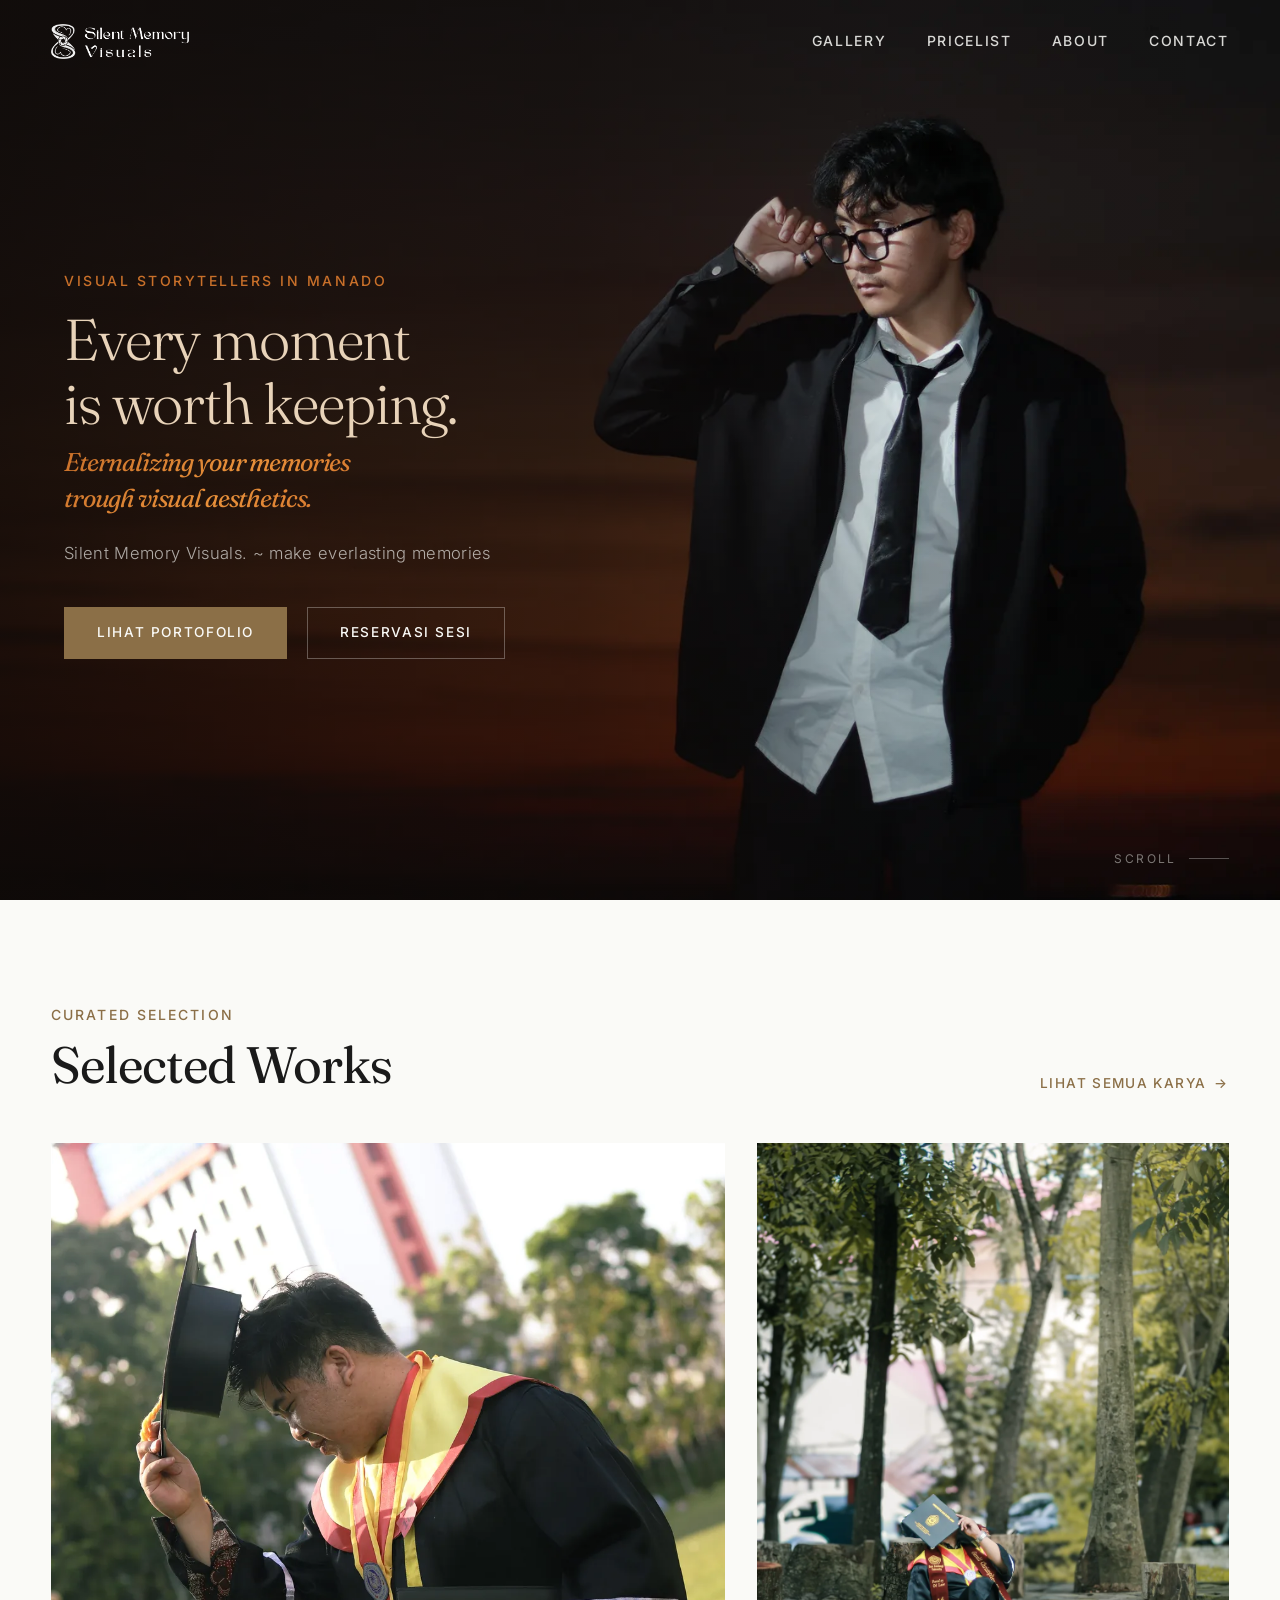
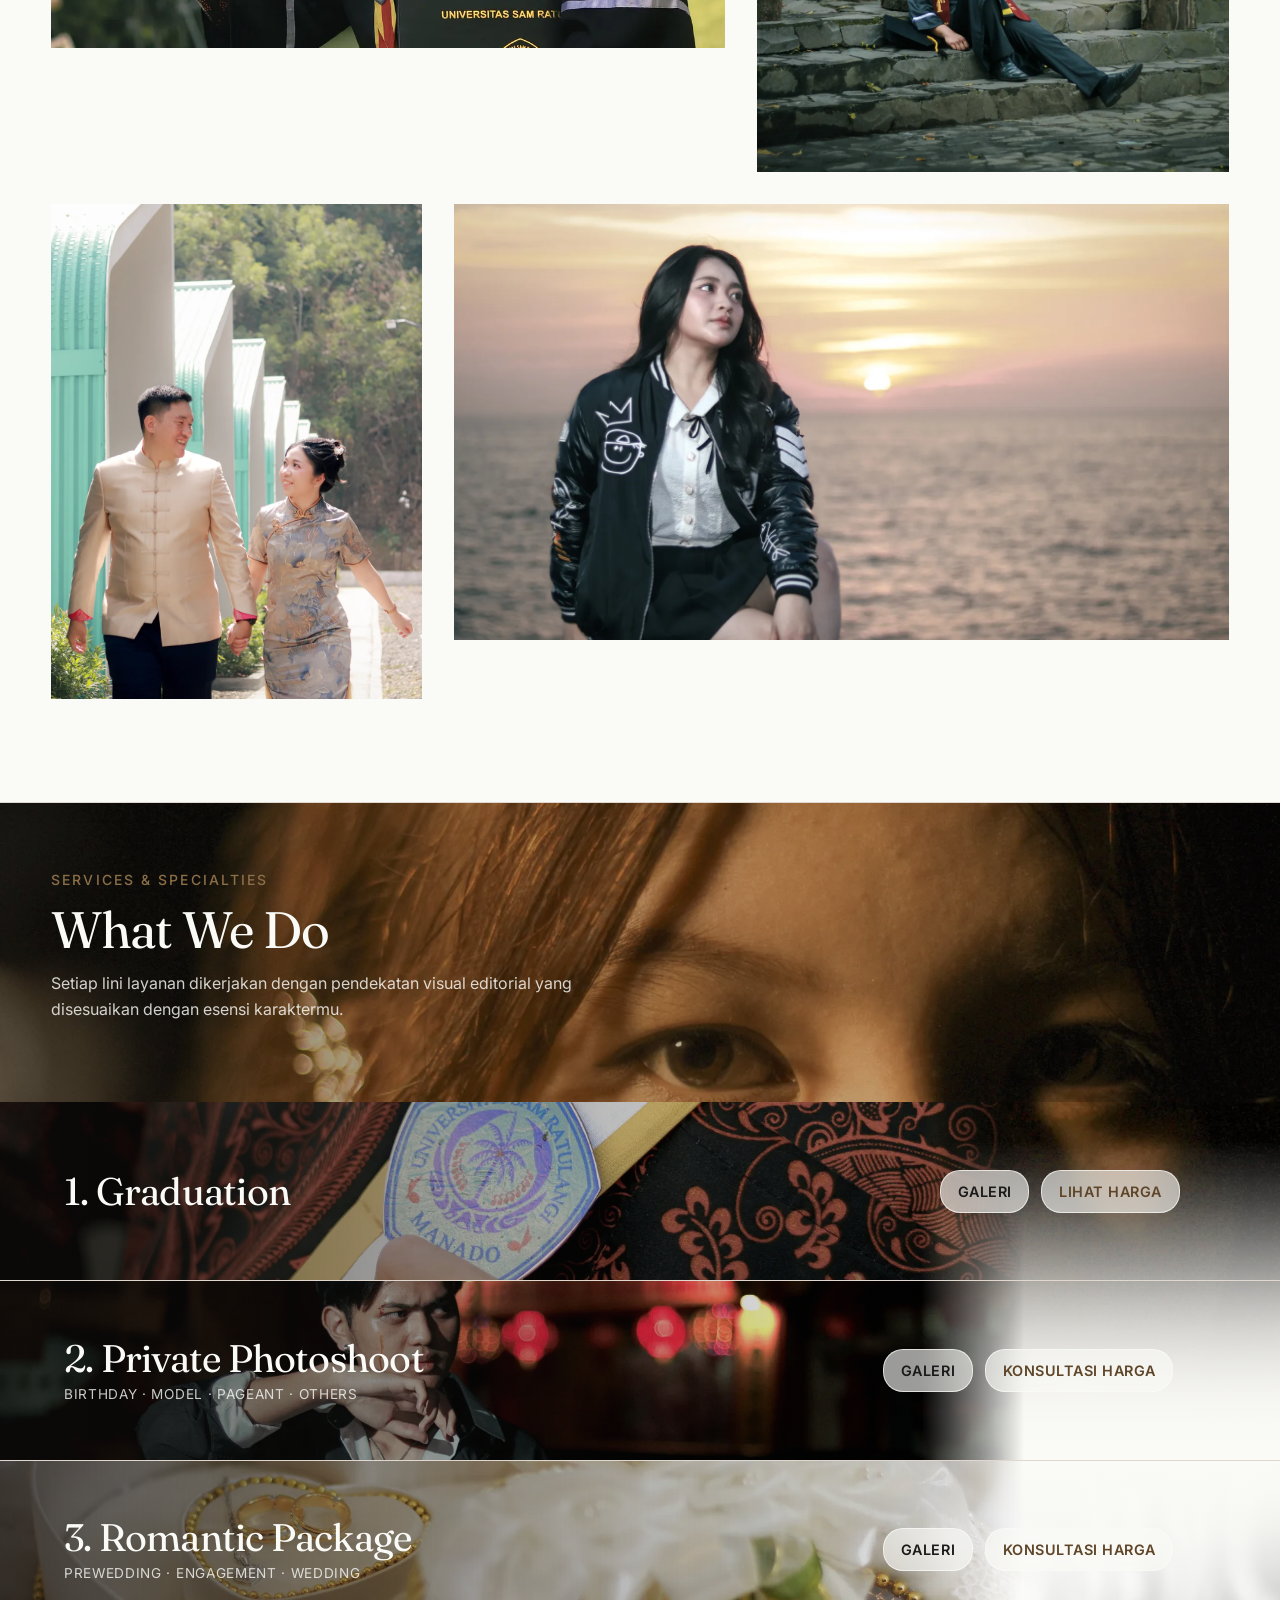
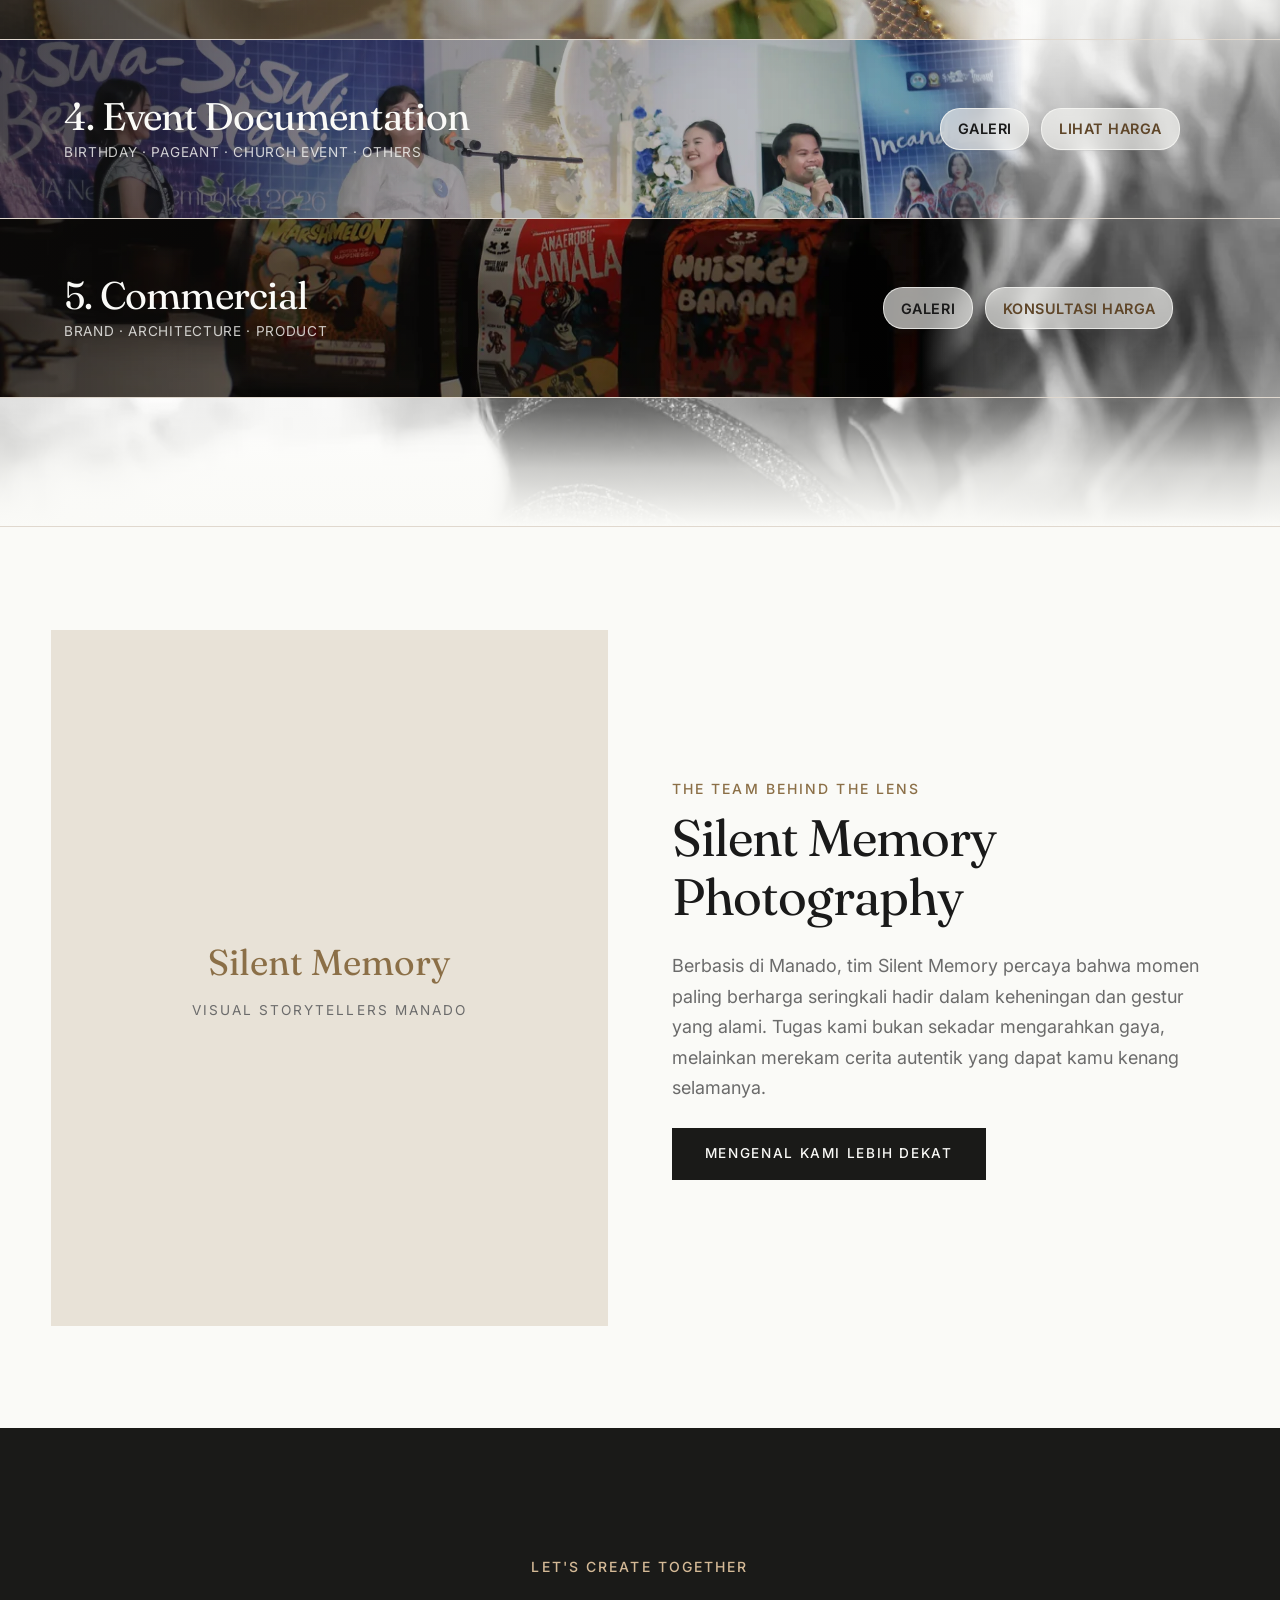
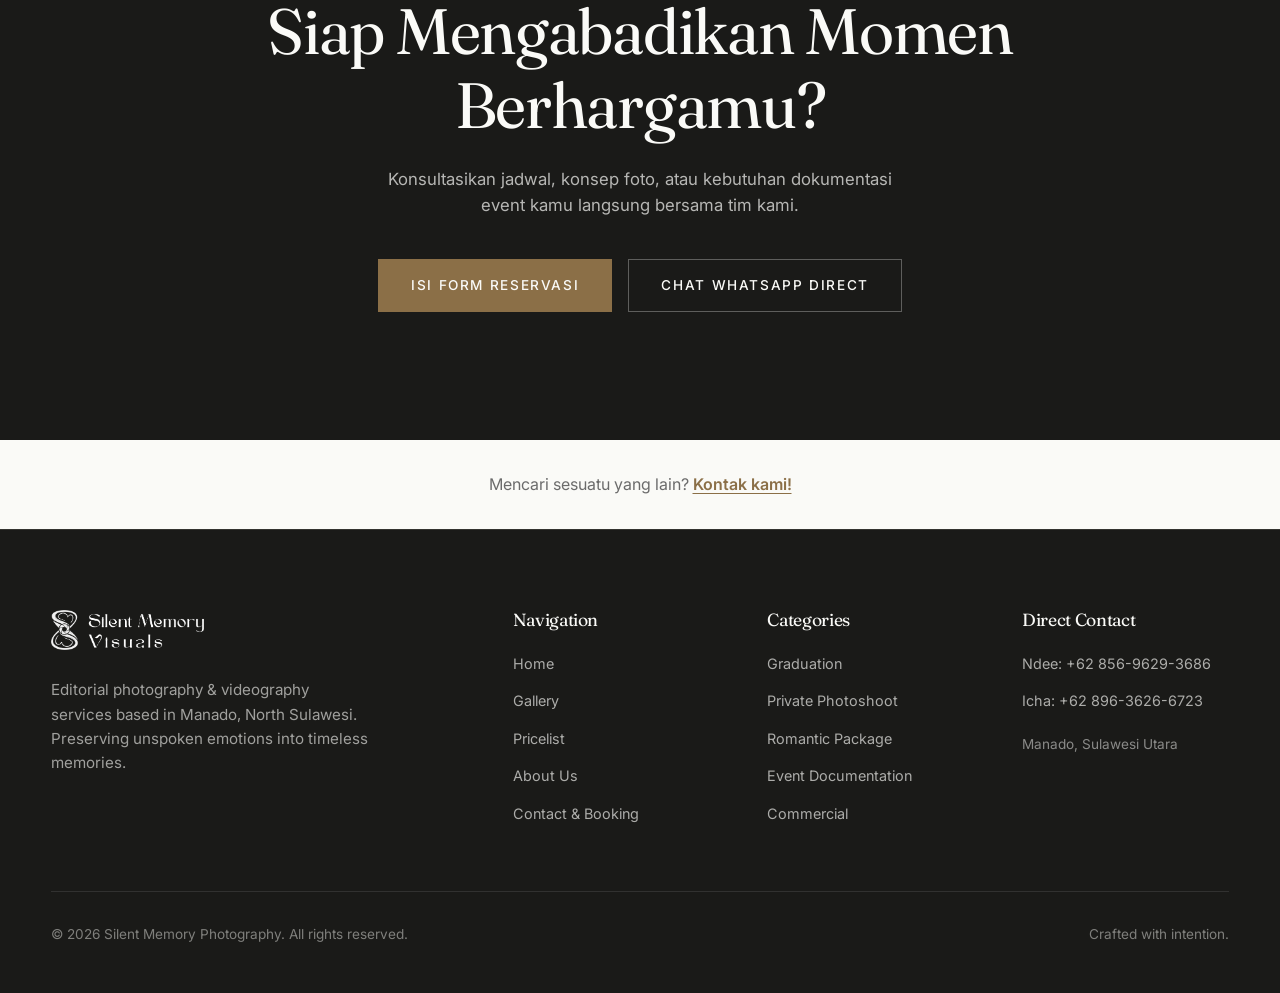
<file: index.html>
<!DOCTYPE html>
<html lang="id">

<head>
  <meta charset="UTF-8">
  <meta name="viewport" content="width=device-width, initial-scale=1.0">
  <title>Silent Memory Photography | Editorial Photography & Videography Manado</title>
  <meta name="description"
    content="Silent Memory Photography - Jasa fotografi dan videografi profesional di Manado. Khusus Graduation, Private Photoshoot, Romantic Package, Event Documentation, dan Commercial.">

  <!-- Google Fonts -->
  <link rel="preconnect" href="https://fonts.googleapis.com">
  <link rel="preconnect" href="https://fonts.gstatic.com" crossorigin>
  <link
    href="https://fonts.googleapis.com/css2?family=Fraunces:opsz,wght@9..144,300;400;500;600;700&family=Inter:wght@300;400;500;600;700&display=swap"
    rel="stylesheet">

  <!-- Stylesheet -->
  <link rel="stylesheet" href="css/style.css">

  <style>
    /* Homepage Specific Inline Styles */
    /* ─── HERO ─── */
    .hero-section {
      position: relative;
      width: 100%;
      min-height: 100vh;
      display: flex;
      align-items: center;
      color: var(--text-light);
      overflow: hidden;
    }

    /* Full-screen background photo */
    .hero-bg {
      position: absolute;
      inset: 0;
      width: 100%;
      height: 100%;
      object-fit: cover;
      /* Person on the right, sunset visible on the left */
      object-position: right center;
      display: block;
      z-index: 0;
    }

    /* Left-to-right gradient scrim for text legibility */
    .hero-scrim {
      position: absolute;
      inset: 0;
      z-index: 1;
      background:
        linear-gradient(to right,
          rgba(15, 10, 8, 0.82) 0%,
          rgba(15, 10, 8, 0.55) 45%,
          rgba(15, 10, 8, 0.10) 70%,
          rgba(15, 10, 8, 0.0) 100%);
      pointer-events: none;
    }

    .hero-content {
      position: relative;
      z-index: 2;
      max-width: 560px;
      padding-top: calc(var(--navbar-height) + 3rem);
      padding-bottom: clamp(4rem, 8vw, 8rem);
      padding-left: clamp(1.5rem, 5vw, 7rem);
      padding-right: clamp(1.5rem, 4vw, 4rem);
    }

    .hero-title {
      font-size: clamp(2.2rem, 4.5vw, 4.25rem);
      font-weight: 300;
      line-height: 1.1;
      margin-bottom: 1.5rem;
    }

    .hero-title .title-main {
      display: block;
      color: #E8D3B9;
      font-style: normal;
      font-weight: 300;
    }

    .hero-title em {
      display: block;
      font-style: italic;
      font-weight: 400;
      font-size: clamp(1.1rem, 2vw, 1.75rem);
      margin-top: 0.6rem;
      line-height: 1.4;
      background: linear-gradient(135deg, #C9702A 0%, #E8903A 40%, #C05A20 100%);
      -webkit-background-clip: text;
      -webkit-text-fill-color: transparent;
      background-clip: text;
    }

    .hero-sub {
      font-size: clamp(0.9rem, 1.3vw, 1.1rem);
      color: rgba(250, 250, 247, 0.65);
      max-width: 440px;
      margin-bottom: 2.5rem;
      font-weight: 300;
      letter-spacing: 0.02em;
    }

    .scroll-indicator {
      position: absolute;
      bottom: 2rem;
      right: clamp(1.5rem, 4vw, 4rem);
      z-index: 3;
      display: flex;
      align-items: center;
      gap: 0.75rem;
      font-size: 0.75rem;
      letter-spacing: 0.2em;
      text-transform: uppercase;
      color: rgba(250, 250, 247, 0.45);
    }

    .scroll-indicator::after {
      content: '';
      width: 40px;
      height: 1px;
      background-color: rgba(250, 250, 247, 0.3);
    }

    /* ─── RESPONSIVE: mobile portrait ─── */
    @media (max-width: 640px) {
      .hero-bg {
        /* On mobile, shift slightly so person is partially visible on the right */
        object-position: 75% center;
      }
      .hero-scrim {
        /* Stronger scrim on mobile so text stays legible */
        background:
          linear-gradient(to right,
            rgba(15, 10, 8, 0.88) 0%,
            rgba(15, 10, 8, 0.65) 55%,
            rgba(15, 10, 8, 0.15) 80%,
            rgba(15, 10, 8, 0.0) 100%);
      }
      .hero-title {
        font-size: clamp(1.9rem, 7vw, 2.6rem);
      }
      .hero-title em {
        font-size: clamp(1rem, 4.5vw, 1.4rem);
      }
    }

    /* Selected Works Preview */
    .works-grid {
      display: grid;
      grid-template-columns: repeat(12, 1fr);
      gap: 2rem;
      margin-top: 3rem;
    }

    .work-item {
      position: relative;
      overflow: hidden;
      background-color: #F2EDE6;
    }

    .work-item-1 {
      grid-column: span 7;
      aspect-ratio: 4/3;
    }

    .work-item-2 {
      grid-column: span 5;
      aspect-ratio: 3/4;
    }

    .work-item-3 {
      grid-column: span 4;
      aspect-ratio: 3/4;
    }

    .work-item-4 {
      grid-column: span 8;
      aspect-ratio: 16/9;
    }

    .work-img-placeholder {
      width: 100%;
      height: 100%;
      background: #EAE3D8;
      display: flex;
      flex-direction: column;
      align-items: center;
      justify-content: center;
      padding: 1.5rem;
      text-align: center;
      transition: transform var(--transition-medium);
    }

    .work-item:hover .work-img-placeholder {
      transform: scale(1.03);
    }

    .work-placeholder-title {
      font-family: var(--font-heading);
      font-size: clamp(1.15rem, 2.5vw, 1.5rem);
      margin-top: 0.5rem;
      line-height: 1.25;
    }

    .work-info {
      position: absolute;
      bottom: 0;
      left: 0;
      width: 100%;
      padding: 1.5rem;
      background: linear-gradient(0deg, rgba(26, 26, 24, 0.8) 0%, transparent 100%);
      color: var(--text-light);
      opacity: 0;
      transition: opacity var(--transition-fast);
    }

    .work-item:hover .work-info {
      opacity: 1;
    }

    .work-cat {
      font-size: 0.75rem;
      letter-spacing: 0.15em;
      text-transform: uppercase;
      color: var(--accent-gold);
    }

    .work-title {
      font-family: var(--font-heading);
      font-size: 1.25rem;
      margin-top: 0.25rem;
    }

    /* What We Do Section */
    .what-we-do-section {
      --services-background-fade: 20rem;
      background-color: #F5F3EF;
      border-top: 1px solid var(--border-color);
      border-bottom: 1px solid var(--border-color);
    }

    .services-band {
      position: relative;
      isolation: isolate;
      overflow: hidden;
    }

    .services-band::before {
      content: '';
      position: absolute;
      inset: 0;
      z-index: -1;
      background-size: cover;
      background-position: center;
    }

    .services-band-primary {
      z-index: 2;
    }

    .services-band-primary::before {
      background-image: url('assets/images/private-photoshoot/model/private-photoshoot-model-model18-1600.webp');
      background-position: center 85%;
      -webkit-mask-image: linear-gradient(to bottom, #000 0%, #000 calc(100% - var(--services-background-fade)), transparent 100%);
      mask-image: linear-gradient(to bottom, #000 0%, #000 calc(100% - var(--services-background-fade)), transparent 100%);
    }

    .services-band-secondary {
      z-index: 1;
      padding-bottom: clamp(5rem, 10vw, 8rem);
    }

    .services-band-secondary::before {
      inset: 0;
      background-image: url('assets/images/private-photoshoot/pageant/private-photoshoot-pageant-privatepeagent3-1600.webp');
      background-position: 35% 52%;
    }

    .services-band-primary > .services-white-fade,
    .services-band-secondary > .services-white-fade {
      position: absolute;
      left: 0;
      right: 0;
      height: var(--services-background-fade);
      z-index: 0;
      pointer-events: none;
    }

    .services-band-primary > .services-white-fade {
      bottom: 0;
      background: linear-gradient(to bottom,
        rgba(250,250,247,0) 0%, rgba(250,250,247,0.03) 10%, rgba(250,250,247,0.10) 20%,
        rgba(250,250,247,0.22) 30%, rgba(250,250,247,0.35) 40%, rgba(250,250,247,0.50) 50%,
        rgba(250,250,247,0.65) 60%, rgba(250,250,247,0.78) 70%, rgba(250,250,247,0.90) 80%,
        rgba(250,250,247,0.97) 90%, rgba(250,250,247,1) 100%);
    }

    .services-band-secondary > .services-white-fade {
      top: 0;
      background: linear-gradient(to bottom,
        rgba(250,250,247,1) 0%, rgba(250,250,247,0.97) 10%, rgba(250,250,247,0.90) 20%,
        rgba(250,250,247,0.78) 30%, rgba(250,250,247,0.65) 40%, rgba(250,250,247,0.50) 50%,
        rgba(250,250,247,0.35) 60%, rgba(250,250,247,0.22) 70%, rgba(250,250,247,0.10) 80%,
        rgba(250,250,247,0.03) 90%, rgba(250,250,247,0) 100%);
    }

    .services-band-secondary::after {
      content: '';
      position: absolute;
      left: 0; right: 0; bottom: 0;
      height: 12rem;
      z-index: 0;
      pointer-events: none;
      background: linear-gradient(to top,
        rgba(250,250,247,1) 0%, rgba(250,250,247,0.78) 30%,
        rgba(250,250,247,0.35) 60%, rgba(250,250,247,0) 100%);
    }

    .services-band > * {
      position: relative;
      z-index: 1;
    }

    .services-intro {
      padding: 4rem 0 5rem;
      color: var(--text-light);
      background: linear-gradient(90deg, rgba(17, 15, 14, 0.46), rgba(17, 15, 14, 0.18));
    }

    .services-intro .heading-lg {
      color: var(--text-light);
    }

    .services-intro .body-muted {
      color: rgba(250, 250, 247, 0.82);
    }

    .services-list {
      display: flex;
      flex-direction: column;
      gap: 0;
      margin-top: 0;
    }

    .service-row {
      --service-photo-width: 80%;
      display: grid;
      grid-template-columns: 1fr auto;
      align-items: center;
      position: relative;
      min-height: clamp(170px, 14vw, 195px);
      padding: 1.75rem 0;
      border-bottom: 1px solid var(--border-color);
      overflow: hidden;
      transition: background-color var(--transition-fast);
    }

    .service-row::before {
      content: '';
      position: absolute;
      inset: 0 auto 0 0;
      width: var(--service-photo-width);
      z-index: 1;
      background: linear-gradient(90deg, rgba(15, 13, 12, 0.68), rgba(15, 13, 12, 0.2) 70%, rgba(15, 13, 12, 0.06));
      -webkit-mask-image: linear-gradient(to right, #000 0%, #000 calc(100% - clamp(2rem, 8vw, 3cm)), transparent 100%);
      mask-image: linear-gradient(to right, #000 0%, #000 calc(100% - clamp(2rem, 8vw, 3cm)), transparent 100%);
    }

    .service-title-wrap {
      display: flex;
      flex-direction: column;
      gap: 0.25rem;
      margin-left: clamp(1.25rem, 5vw, 5rem);
    }

    .service-title {
      position: relative;
      z-index: 2;
      font-family: var(--font-heading);
      font-size: clamp(1.5rem, 3vw, 2.5rem);
      color: var(--text-light);
      transition: color var(--transition-fast);
    }

    .service-title-wrap:hover .service-title {
      color: #E8D3B9;
    }

    .service-subcats {
      position: relative;
      z-index: 2;
      font-size: 0.85rem;
      color: rgba(250, 250, 247, 0.8);
      letter-spacing: 0.05em;
      text-transform: uppercase;
    }

    .service-preview-img {
      position: absolute;
      inset: 0 auto 0 0;
      z-index: 0;
      width: var(--service-photo-width);
      height: 100%;
      object-fit: cover;
      object-position: center 50%;
      display: block;
      transition: transform var(--transition-medium);
      -webkit-mask-image: linear-gradient(to right, #000 0%, #000 calc(100% - clamp(2rem, 8vw, 3cm)), transparent 100%);
      mask-image: linear-gradient(to right, #000 0%, #000 calc(100% - clamp(2rem, 8vw, 3cm)), transparent 100%);
    }

    .service-row-graduation .service-preview-img {
      object-position: 50% 60%;
    }

    .service-row-commercial .service-preview-img {
      object-position: center 72%;
    }

    .service-row-private .service-preview-img {
      object-position: center 30%;
    }

    .service-row-romantic .service-preview-img {
      object-position: center 68%;
    }

    .service-row-event .service-preview-img {
      object-position: center 35%;
    }

    .service-actions {
      position: relative;
      z-index: 2;
      display: flex;
      align-items: center;
      justify-content: flex-end;
      gap: 0.75rem;
      margin-right: calc(12% + clamp(1.25rem, 5vw, 5rem));
    }

    .btn-galeri {
      font-size: 0.9rem;
      letter-spacing: 0.035em;
      text-transform: uppercase;
      color: var(--text-primary);
      padding: 0.55rem 1.05rem;
      border: 1px solid var(--border-color);
      border-radius: 20px;
      font-weight: 600;
      white-space: nowrap;
      background-color: var(--bg-primary);
      transition: all var(--transition-fast);
    }

    .btn-galeri:hover {
      border-color: var(--text-primary);
      background-color: var(--text-primary);
      color: var(--bg-primary);
    }

    .btn-harga {
      font-size: 0.9rem;
      letter-spacing: 0.035em;
      text-transform: uppercase;
      color: #5F4629;
      padding: 0.55rem 1.05rem;
      border: 1px solid var(--accent-gold);
      border-radius: 20px;
      font-weight: 600;
      white-space: nowrap;
      transition: all var(--transition-fast);
    }

    .service-actions .btn-galeri,
    .service-actions .btn-harga {
      background-color: rgba(250, 250, 247, 0.62);
      border-color: rgba(250, 250, 247, 0.72);
      backdrop-filter: blur(8px);
    }

    .btn-harga:hover {
      background-color: var(--accent-gold);
      color: var(--text-light);
    }

    /* About Section Preview */
    .about-preview-grid {
      display: grid;
      grid-template-columns: 1fr 1fr;
      gap: 4rem;
      align-items: center;
    }

    .about-img-box {
      aspect-ratio: 4/5;
      background-color: #E8E2D7;
      position: relative;
    }

    /* Booking CTA Section */
    .booking-cta-section {
      background-color: var(--bg-dark);
      color: var(--text-light);
      text-align: center;
      padding: clamp(5rem, 10vw, 9rem) 2rem;
    }

    .booking-cta-title {
      font-size: clamp(2.25rem, 5vw, 4rem);
      max-width: 800px;
      margin: 0 auto 1.5rem auto;
    }

    @media (max-width: 992px) {
      .works-grid {
        grid-template-columns: 1fr 1fr;
        gap: 1.5rem;
      }

      .work-item-1,
      .work-item-2,
      .work-item-3,
      .work-item-4 {
        grid-column: span 1;
        aspect-ratio: 4/3;
      }

      .service-row {
        grid-template-columns: 1fr auto;
        gap: 1.25rem 1rem;
        align-items: center;
        padding: 2rem 0;
      }

      .service-title-wrap {
        grid-column: 1;
      }

      .service-preview-img {
        grid-column: 1 / -1;
      }

      .service-actions {
        grid-column: 1 / -1;
        justify-content: flex-start;
        gap: 1.25rem;
        margin-top: 0.25rem;
        margin-left: clamp(1.25rem, 5vw, 5rem);
        justify-content: flex-start;
      }

      .about-preview-grid {
        grid-template-columns: 1fr;
        gap: 2.5rem;
      }
    }

    @media (max-width: 640px) {
      .works-grid {
        grid-template-columns: 1fr;
        gap: 1.25rem;
      }

      .work-item-1,
      .work-item-2,
      .work-item-3,
      .work-item-4 {
        grid-column: span 1;
        aspect-ratio: 16/10;
      }

      .work-img-placeholder {
        padding: 1.25rem 1rem;
      }

      .services-intro {
        padding: 3rem 0 2.5rem;
      }

      .service-row {
        --service-photo-width: 80%;
        grid-template-columns: 1fr auto;
        gap: 1rem;
        min-height: 170px;
        padding: 1.5rem 0;
      }

      .service-title-wrap {
        margin-left: 1.25rem;
      }

      .service-preview-img {
        object-position: 55% center;
      }

      .service-row-graduation .service-preview-img {
        object-position: 55% 65%;
      }

      .service-row-private .service-preview-img {
        object-position: center 35%;
      }

      .service-row-event .service-preview-img {
        object-position: center 35%;
      }

      .service-actions {
        gap: 0.45rem;
        margin-left: 1.25rem;
        margin-right: calc(12% + 0.75rem);
      }

      .btn-galeri,
      .btn-harga {
        flex: 0 0 auto;
        padding: 0.42rem 0.65rem;
        font-size: 0.72rem;
        letter-spacing: 0.02em;
        white-space: nowrap;
      }
    }
  </style>
</head>

<body>

  <!-- HEADER NAVBAR -->
  <header class="site-header hero-transparent">
    <div class="container nav-container">
      <a href="index.html" class="brand-logo" id="header-brand-logo">
        <img src="assets/icons/white_icon.png" alt="Silent Memory Visuals" class="brand-logo-img logo-white">
        <img src="assets/icons/black_icon.png" alt="Silent Memory Visuals" class="brand-logo-img logo-black">
      </a>

      <nav class="nav-links">
        <a href="gallery.html" class="nav-link" id="nav-work">Gallery</a>
        <a href="pricelist.html" class="nav-link" id="nav-pricelist">Pricelist</a>
        <a href="about.html" class="nav-link" id="nav-about">About</a>
        <a href="contact.html" class="nav-link" id="nav-contact">Contact</a>
      </nav>

      <button class="mobile-menu-toggle" aria-label="Toggle navigation menu" id="mobile-menu-btn">
        <span></span>
        <span></span>
        <span></span>
      </button>
    </div>
  </header>

  <!-- MOBILE NAVIGATION DRAWER -->
  <div class="mobile-drawer" id="mobile-drawer">
    <nav class="mobile-nav-links">
      <a href="index.html" class="mobile-nav-link">Home</a>
      <a href="gallery.html" class="mobile-nav-link">Gallery</a>
      <a href="pricelist.html" class="mobile-nav-link">Pricelist</a>
      <a href="about.html" class="mobile-nav-link">About</a>
      <a href="contact.html" class="mobile-nav-link">Contact</a>
    </nav>
  </div>

  <!-- MAIN CONTENT -->
  <main>

    <!-- HERO SECTION -->
    <section class="hero-section">

      <!-- Full-screen background photo -->
      <img src="assets/images/private-photoshoot/model/private-photoshoot-model-model16-1600.webp"
        srcset="assets/images/private-photoshoot/model/private-photoshoot-model-model16-900.webp 900w, assets/images/private-photoshoot/model/private-photoshoot-model-model16-1600.webp 1600w, assets/images/private-photoshoot/model/private-photoshoot-model-model16-2560.webp 2560w"
        sizes="100vw" alt="Silent Memory Photography — Editorial Model Session" class="hero-bg">

      <!-- Left-to-right gradient overlay -->
      <div class="hero-scrim"></div>

      <!-- Text content overlaid on the left -->
      <div class="hero-content fade-in-section">
        <span class="sub-title" style="color: #C9702A; margin-bottom: 1rem; display: block; letter-spacing: 0.18em;">Visual Storytellers in Manado</span>
        <h1 class="hero-title">
          <span class="title-main">Every moment<br>is worth keeping.</span>
          <em>Eternalizing your memories<br>trough visual aesthetics.</em>
        </h1>
        <p class="hero-sub">Silent Memory Visuals. ~ make everlasting memories</p>
        <div style="display: flex; gap: 1.25rem; flex-wrap: wrap;">
          <a href="gallery.html" class="btn btn-primary" id="hero-cta-gallery">Lihat Portofolio</a>
          <a href="contact.html" class="btn btn-outline"
            style="color: var(--text-light); border-color: rgba(250,250,247,0.3);" id="hero-cta-contact">Reservasi Sesi</a>
        </div>
      </div>

      <div class="scroll-indicator">
        Scroll
      </div>
    </section>

    <!-- SELECTED WORKS SECTION -->
    <section class="section-padding container">
      <div class="fade-in-section"
        style="display: flex; justify-content: space-between; align-items: flex-end; flex-wrap: wrap; gap: 1.5rem;">
        <div>
          <span class="sub-title">Curated Selection</span>
          <h2 class="heading-lg" style="margin-top: 0.5rem;">Selected Works</h2>
        </div>
        <a href="gallery.html" class="btn-link" id="btn-see-all-works">Lihat Semua Karya</a>
      </div>

      <div class="works-grid fade-in-section">
        <!-- Work 1: graduation1 -->
        <a href="gallery.html?category=graduation" class="work-item work-item-1">
          <img src="assets/images/graduation/graduation-graduation1-900.webp"
            srcset="assets/images/graduation/graduation-graduation1-900.webp 900w, assets/images/graduation/graduation-graduation1-1600.webp 1600w"
            alt="Sam Ratulangi University Graduation"
            style="width: 100%; height: 100%; object-fit: cover; display: block;">
          <div class="work-info">
            <div class="work-cat">GRADUATION · 2026</div>
            <div class="work-title">Graduation at Sam Ratulangi University</div>
          </div>
        </a>

        <!-- Work 2: graduation6 -->
        <a href="gallery.html?category=graduation" class="work-item work-item-2">
          <img src="assets/images/graduation/graduation-graduation6-900.webp"
            srcset="assets/images/graduation/graduation-graduation6-900.webp 900w, assets/images/graduation/graduation-graduation6-1600.webp 1600w"
            alt="Graduation Cap & Gown Celebration"
            style="width: 100%; height: 100%; object-fit: cover; display: block;">
          <div class="work-info">
            <div class="work-cat">GRADUATION · 2026</div>
            <div class="work-title">Graduation Cap & Gown Celebration</div>
          </div>
        </a>

        <!-- Work 3: engagement10 -->
        <a href="gallery.html?category=romantic-package" class="work-item work-item-3">
          <img src="assets/images/romantic-package/engagement/romantic-package-engagement-engagement10-900.webp"
            srcset="assets/images/romantic-package/engagement/romantic-package-engagement-engagement10-900.webp 900w, assets/images/romantic-package/engagement/romantic-package-engagement-engagement10-1600.webp 1600w"
            alt="Warm Engagement Moment" style="width: 100%; height: 100%; object-fit: cover; display: block;">
          <div class="work-info">
            <div class="work-cat">ROMANTIC PACKAGE · 2026</div>
            <div class="work-title">Warm Engagement Celebration</div>
          </div>
        </a>

        <!-- Work 4: model16 -->
        <a href="gallery.html?category=private-photoshoot" class="work-item work-item-4">
          <img src="assets/images/private-photoshoot/model/private-photoshoot-model-model9-900.webp"
            srcset="assets/images/private-photoshoot/model/private-photoshoot-model-model9-900.webp 900w, assets/images/private-photoshoot/model/private-photoshoot-model-model9-1600.webp 1600w"
            alt="Editorial Model Session" style="width: 100%; height: 100%; object-fit: cover; display: block;">
          <div class="work-info">
            <div class="work-cat">PRIVATE PHOTOSHOOT · 2026</div>
            <div class="work-title">Editorial Model Session</div>
          </div>
        </a>
      </div>
    </section>

    <!-- WHAT WE DO SECTION (5 Services with DUAL-CTA) -->
    <section class="what-we-do-section">
      <div class="services-band services-band-primary">
        <div class="services-white-fade" aria-hidden="true"></div>
        <div class="services-intro">
          <div class="container fade-in-section">
            <span class="sub-title">Services & Specialties</span>
            <h2 class="heading-lg" style="margin-top: 0.5rem;">What We Do</h2>
            <p class="body-muted" style="max-width: 600px; margin-top: 0.75rem;">Setiap lini layanan dikerjakan dengan
              pendekatan visual editorial yang disesuaikan dengan esensi karaktermu.</p>
          </div>
        </div>

        <div class="services-list">

          <!-- 1. GRADUATION -->
          <div class="service-row service-row-graduation">
            <a href="gallery.html?category=graduation" class="service-title-wrap" id="whatwedo-grad-link">
              <h3 class="service-title">1. Graduation</h3>

            </a>
            <img src="assets/images/graduation/graduation-graduation15-900.webp" alt="Graduation Preview"
              srcset="assets/images/graduation/graduation-graduation15-900.webp 900w, assets/images/graduation/graduation-graduation15-1600.webp 1600w, assets/images/graduation/graduation-graduation15-2560.webp 2560w"
              sizes="(max-width: 640px) 94vw, 88vw" loading="lazy"
              class="service-preview-img">
            <div class="service-actions">
              <a href="gallery.html?category=graduation" class="btn-galeri" id="whatwedo-grad-gal">Galeri</a>
              <a href="pricelist.html#graduation" class="btn-harga" id="whatwedo-grad-price">Lihat Harga</a>
            </div>
          </div>

          <!-- 2. PRIVATE PHOTOSHOOT -->
          <div class="service-row service-row-private">
            <a href="gallery.html?category=private-photoshoot" class="service-title-wrap" id="whatwedo-priv-link">
              <h3 class="service-title">2. Private Photoshoot</h3>
              <span class="service-subcats">Birthday · Model · Pageant · Others</span>
            </a>
            <img src="assets/images/private-photoshoot/model/private-photoshoot-model-model19-900.webp"
              srcset="assets/images/private-photoshoot/model/private-photoshoot-model-model19-900.webp 900w, assets/images/private-photoshoot/model/private-photoshoot-model-model19-1600.webp 1600w, assets/images/private-photoshoot/model/private-photoshoot-model-model19-2560.webp 2560w"
              sizes="(max-width: 640px) 94vw, 88vw" loading="lazy" alt="Private Photoshoot Preview" class="service-preview-img">
            <div class="service-actions">
              <a href="gallery.html?category=private-photoshoot" class="btn-galeri" id="whatwedo-priv-gal">Galeri</a>
              <a href="contact.html?category=private-photoshoot" class="btn-harga" id="whatwedo-priv-price">Konsultasi
                Harga</a>
            </div>
          </div>

        </div>
      </div>

      <div class="services-band services-band-secondary">
        <div class="services-white-fade" aria-hidden="true"></div>
        <div class="services-list">

          <!-- 3. ROMANTIC PACKAGE -->
          <div class="service-row service-row-romantic">
            <a href="gallery.html?category=romantic-package" class="service-title-wrap" id="whatwedo-love-link">
              <h3 class="service-title">3. Romantic Package</h3>
              <span class="service-subcats">Prewedding · Engagement · Wedding</span>
            </a>
            <img src="assets/images/romantic-package/engagement/romantic-package-engagement-engagement15-900.webp"
              srcset="assets/images/romantic-package/engagement/romantic-package-engagement-engagement15-900.webp 900w, assets/images/romantic-package/engagement/romantic-package-engagement-engagement15-1600.webp 1600w, assets/images/romantic-package/engagement/romantic-package-engagement-engagement15-2560.webp 2560w"
              sizes="(max-width: 640px) 94vw, 88vw" loading="lazy" alt="Romantic Package Preview" class="service-preview-img">
            <div class="service-actions">
              <a href="gallery.html?category=romantic-package" class="btn-galeri" id="whatwedo-love-gal">Galeri</a>
              <a href="contact.html?category=romantic-package" class="btn-harga" id="whatwedo-love-price">Konsultasi
                Harga</a>
            </div>
          </div>

          <!-- 4. EVENT DOCUMENTATION -->
          <div class="service-row service-row-event">
            <a href="gallery.html?category=event-documentation" class="service-title-wrap" id="whatwedo-event-link">
              <h3 class="service-title">4. Event Documentation</h3>
              <span class="service-subcats">Birthday · Pageant · Church Event · Others</span>
            </a>
            <img src="assets/images/event-documentation/pageant/event-documentation-pageant-eventpeagent7-900.webp"
              srcset="assets/images/event-documentation/pageant/event-documentation-pageant-eventpeagent7-900.webp 900w, assets/images/event-documentation/pageant/event-documentation-pageant-eventpeagent7-1600.webp 1600w, assets/images/event-documentation/pageant/event-documentation-pageant-eventpeagent7-2560.webp 2560w"
              sizes="(max-width: 640px) 94vw, 88vw" loading="lazy" alt="Event Documentation Preview" class="service-preview-img">
            <div class="service-actions">
              <a href="gallery.html?category=event-documentation" class="btn-galeri" id="whatwedo-event-gal">Galeri</a>
              <a href="pricelist.html#event-documentation" class="btn-harga" id="whatwedo-event-price">Lihat Harga</a>
            </div>
          </div>

          <!-- 5. COMMERCIAL -->
          <div class="service-row service-row-commercial">
            <a href="gallery.html?category=commercial" class="service-title-wrap" id="whatwedo-comm-link">
              <h3 class="service-title">5. Commercial</h3>
              <span class="service-subcats">Brand · Architecture · Product</span>
            </a>
            <img src="assets/images/commercial/commercial-commercial1-900.webp" alt="Commercial Preview"
              srcset="assets/images/commercial/commercial-commercial1-900.webp 900w, assets/images/commercial/commercial-commercial1-1600.webp 1600w, assets/images/commercial/commercial-commercial1-2560.webp 2560w"
              sizes="(max-width: 640px) 94vw, 88vw" loading="lazy"
              class="service-preview-img">
            <div class="service-actions">
              <a href="gallery.html?category=commercial" class="btn-galeri" id="whatwedo-comm-gal">Galeri</a>
              <a href="contact.html?category=commercial" class="btn-harga" id="whatwedo-comm-price">Konsultasi Harga</a>
            </div>
          </div>

        </div>
      </div>
    </section>

    <!-- ABOUT PREVIEW SECTION -->
    <section class="section-padding container">
      <div class="about-preview-grid fade-in-section">
        <div class="about-img-box"
          style="overflow: hidden; display: flex; align-items: center; justify-content: center; background-color: #E8E2D7;">
          <div style="text-align: center; padding: 2rem;">
            <span
              style="font-family: var(--font-heading); font-size: 2.25rem; color: var(--accent-gold); display: block;">Silent
              Memory</span>
            <span
              style="font-size: 0.85rem; letter-spacing: 0.15em; text-transform: uppercase; color: var(--text-secondary); margin-top: 0.5rem; display: block;">Visual
              Storytellers Manado</span>
          </div>
        </div>

        <div>
          <span class="sub-title">The Team Behind The Lens</span>
          <h2 class="heading-lg" style="margin-top: 0.5rem; margin-bottom: 1.5rem;">Silent Memory Photography</h2>
          <p class="body-large body-muted" style="margin-bottom: 1.5rem;">Berbasis di Manado, tim Silent Memory percaya
            bahwa momen paling berharga seringkali hadir dalam keheningan dan gestur yang alami. Tugas kami bukan
            sekadar mengarahkan gaya, melainkan merekam cerita autentik yang dapat kamu kenang selamanya.</p>
          <a href="about.html" class="btn btn-dark" id="home-about-cta">Mengenal Kami Lebih Dekat</a>
        </div>
      </div>
    </section>

    <!-- BOOKING CTA SECTION -->
    <section class="booking-cta-section fade-in-section">
      <div class="container">
        <span class="sub-title" style="color: #D4B996; margin-bottom: 1rem; display: block;">Let's Create
          Together</span>
        <h2 class="booking-cta-title font-serif">Siap Mengabadikan Momen Berhargamu?</h2>
        <p style="max-width: 550px; margin: 0 auto 2.5rem auto; color: rgba(250, 250, 247, 0.7); font-size: 1.05rem;">
          Konsultasikan jadwal, konsep foto, atau kebutuhan dokumentasi event kamu langsung bersama tim kami.</p>
        <div style="display: flex; gap: 1rem; justify-content: center; flex-wrap: wrap;">
          <a href="contact.html" class="btn btn-primary" id="home-booking-form-cta">Isi Form Reservasi</a>
          <a href="https://wa.me/6285696293686?text=Halo%20Silent%20Memory,%20saya%20ingin%20konsultasi%20sesi%20foto"
            target="_blank" rel="noopener" class="btn btn-outline"
            style="color: var(--text-light); border-color: rgba(250,250,247,0.3);" id="home-booking-wa-cta">Chat
            WhatsApp Direct</a>
        </div>
      </div>
    </section>

    <p class="contact-page-cta">Mencari sesuatu yang lain? <a href="contact.html">Kontak kami!</a></p>

  </main>

  <!-- FOOTER -->
  <footer class="site-footer">
    <div class="container">
      <div class="footer-grid">
        <div class="footer-brand">
          <a href="index.html" class="brand-logo">
            <img src="assets/icons/white_icon.png" alt="Silent Memory Visuals" class="brand-logo-img">
          </a>
          <p>Editorial photography & videography services based in Manado, North Sulawesi. Preserving unspoken emotions
            into timeless memories.</p>
        </div>

        <div>
          <h4 class="footer-col-title">Navigation</h4>
          <ul class="footer-menu">
            <li><a href="index.html">Home</a></li>
            <li><a href="gallery.html">Gallery</a></li>
            <li><a href="pricelist.html">Pricelist</a></li>
            <li><a href="about.html">About Us</a></li>
            <li><a href="contact.html">Contact & Booking</a></li>
          </ul>
        </div>

        <div>
          <h4 class="footer-col-title">Categories</h4>
          <ul class="footer-menu">
            <li><a href="gallery.html?category=graduation">Graduation</a></li>
            <li><a href="gallery.html?category=private-photoshoot">Private Photoshoot</a></li>
            <li><a href="gallery.html?category=romantic-package">Romantic Package</a></li>
            <li><a href="gallery.html?category=event-documentation">Event Documentation</a></li>
            <li><a href="gallery.html?category=commercial">Commercial</a></li>
          </ul>
        </div>

        <div>
          <h4 class="footer-col-title">Direct Contact</h4>
          <ul class="footer-menu">
            <li><a href="https://wa.me/6285696293686" target="_blank" rel="noopener">Ndee: +62 856-9629-3686</a></li>
            <li><a href="https://wa.me/6289636266723" target="_blank" rel="noopener">Icha: +62 896-3626-6723</a></li>
            <li style="margin-top: 0.5rem; color: rgba(250,250,247,0.5); font-size: 0.85rem;">Manado, Sulawesi Utara
            </li>
          </ul>
        </div>
      </div>

      <div class="footer-bottom">
        <span>© 2026 Silent Memory Photography. All rights reserved.</span>
        <span>Crafted with intention.</span>
      </div>
    </div>
  </footer>

  <!-- Scripts -->
  <script src="js/main.js"></script>
</body>

</html>
</file>
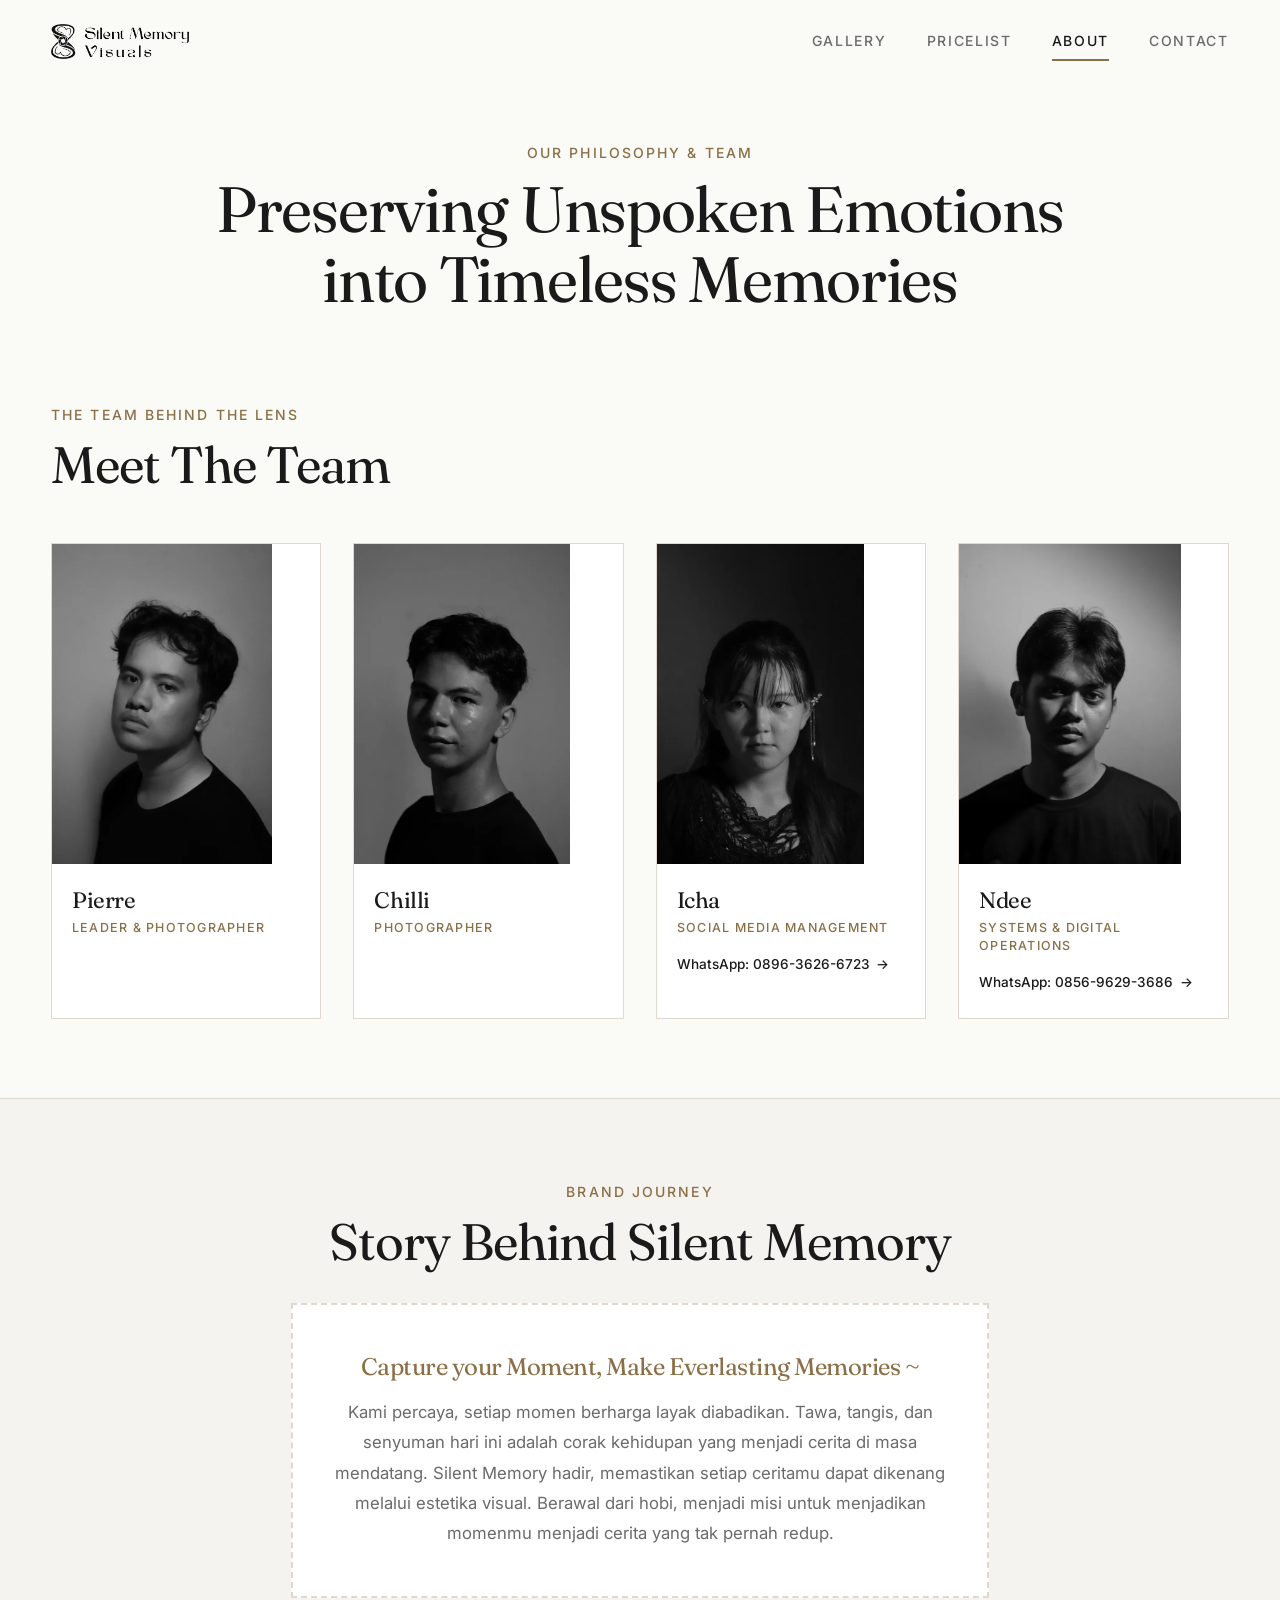
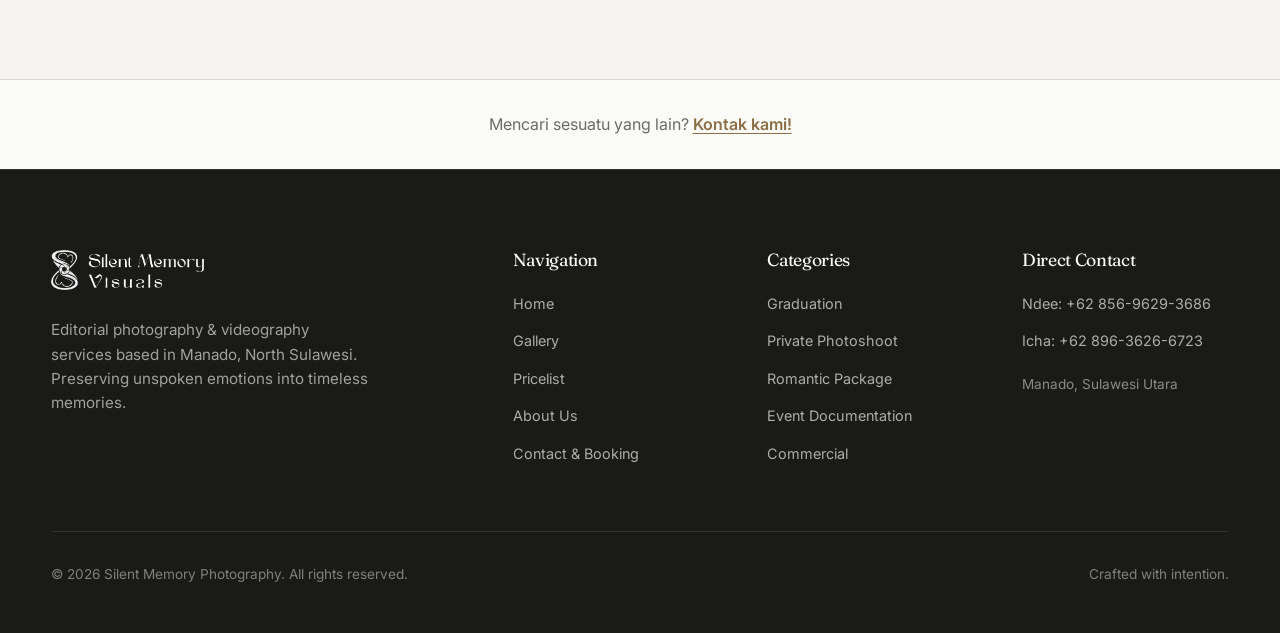
<file: about.html>
<!DOCTYPE html>
<html lang="id">

<head>
  <meta charset="UTF-8">
  <meta name="viewport" content="width=device-width, initial-scale=1.0">
  <title>About Us — Silent Memory Photography Manado</title>
  <meta name="description"
    content="Mengenal Ndee & Icha, fotografer dan pendiri Silent Memory Photography Manado. Visual storytelling editorial untuk momen berhargamu.">

  <!-- Google Fonts -->
  <link rel="preconnect" href="https://fonts.googleapis.com">
  <link rel="preconnect" href="https://fonts.gstatic.com" crossorigin>
  <link
    href="https://fonts.googleapis.com/css2?family=Fraunces:opsz,wght@9..144,300;400;500;600;700&family=Inter:wght@300;400;500;600;700&display=swap"
    rel="stylesheet">

  <!-- Stylesheets -->
  <link rel="stylesheet" href="css/style.css">
  <link rel="stylesheet" href="css/about.css">
</head>

<body>

  <!-- HEADER NAVBAR -->
  <header class="site-header scrolled">
    <div class="container nav-container">
      <a href="index.html" class="brand-logo" id="about-brand-logo">
        <img src="assets/icons/white_icon.png" alt="Silent Memory Visuals" class="brand-logo-img logo-white">
        <img src="assets/icons/black_icon.png" alt="Silent Memory Visuals" class="brand-logo-img logo-black">
      </a>

      <nav class="nav-links">
        <a href="gallery.html" class="nav-link" id="about-nav-work">Gallery</a>
        <a href="pricelist.html" class="nav-link" id="about-nav-pricelist">Pricelist</a>
        <a href="about.html" class="nav-link active" id="about-nav-about">About</a>
        <a href="contact.html" class="nav-link" id="about-nav-contact">Contact</a>
      </nav>

      <button class="mobile-menu-toggle" aria-label="Toggle navigation menu" id="about-mobile-menu-btn">
        <span></span>
        <span></span>
        <span></span>
      </button>
    </div>
  </header>

  <!-- MOBILE NAVIGATION DRAWER -->
  <div class="mobile-drawer" id="mobile-drawer">
    <nav class="mobile-nav-links">
      <a href="index.html" class="mobile-nav-link">Home</a>
      <a href="gallery.html" class="mobile-nav-link">Gallery</a>
      <a href="pricelist.html" class="mobile-nav-link">Pricelist</a>
      <a href="about.html" class="mobile-nav-link active">About</a>
      <a href="contact.html" class="mobile-nav-link">Contact</a>
    </nav>
  </div>

  <!-- MAIN CONTENT -->
  <main>

    <!-- ABOUT HEADER -->
    <section class="about-header-section">
      <div class="container fade-in-section">
        <span class="sub-title">Our Philosophy & Team</span>
        <h1 class="about-hero-title font-serif">Preserving Unspoken Emotions into Timeless Memories</h1>
      </div>
    </section>

    <!-- TEAM SECTION -->
    <section class="team-section container">
      <div class="fade-in-section">
        <span class="sub-title">The Team Behind The Lens</span>
        <h2 class="heading-lg" style="margin-top: 0.5rem;">Meet The Team</h2>
      </div>

      <div class="team-grid fade-in-section">

        <!-- Pierre -->
        <div class="team-card">
          <div class="team-img-wrap">
            <img src="assets/images/team/pierre-900.webp"
              srcset="assets/images/team/pierre-900.webp 900w, assets/images/team/pierre-1600.webp 1600w, assets/images/team/pierre-2560.webp 2560w"
              sizes="(max-width: 640px) 100vw, (max-width: 1024px) 50vw, 25vw" alt="Pierre — Ketua & Photographer"
              class="team-img" style="display: none;"
              onload="this.style.display='block'; if(this.nextElementSibling) this.nextElementSibling.style.display='none';"
              onerror="this.style.display='none'; if(this.nextElementSibling) this.nextElementSibling.style.display='flex';">
            <div class="team-img-placeholder">
              <span style="font-family: var(--font-heading); font-size: 2rem; color: var(--accent-gold);">Pierre</span>
              <span
                style="font-size: 0.78rem; color: var(--text-secondary); margin-top: 0.5rem; letter-spacing: 0.1em; text-transform: uppercase;">Ketua
                & Photographer</span>
            </div>
          </div>
          <div class="team-card-info">
            <h3 class="team-name">Pierre</h3>
            <span class="team-role">Leader & Photographer</span>
          </div>
        </div>

        <!-- Chilli -->
        <div class="team-card">
          <div class="team-img-wrap">
            <img src="assets/images/team/chilli-900.webp"
              srcset="assets/images/team/chilli-900.webp 900w, assets/images/team/chilli-1600.webp 1600w, assets/images/team/chilli-2560.webp 2560w"
              sizes="(max-width: 640px) 100vw, (max-width: 1024px) 50vw, 25vw" alt="Chilli — Photographer"
              class="team-img" style="display: none;"
              onload="this.style.display='block'; if(this.nextElementSibling) this.nextElementSibling.style.display='none';"
              onerror="this.style.display='none'; if(this.nextElementSibling) this.nextElementSibling.style.display='flex';">
            <div class="team-img-placeholder">
              <span style="font-family: var(--font-heading); font-size: 2rem; color: var(--accent-gold);">Chilli</span>
              <span
                style="font-size: 0.78rem; color: var(--text-secondary); margin-top: 0.5rem; letter-spacing: 0.1em; text-transform: uppercase;">Photographer</span>
            </div>
          </div>
          <div class="team-card-info">
            <h3 class="team-name">Chilli</h3>
            <span class="team-role">Photographer</span>
          </div>
        </div>

        <!-- Icha -->
        <div class="team-card">
          <div class="team-img-wrap">
            <img src="assets/images/team/ica-900.webp"
              srcset="assets/images/team/ica-900.webp 900w, assets/images/team/ica-1600.webp 1600w, assets/images/team/ica-2560.webp 2560w"
              sizes="(max-width: 640px) 100vw, (max-width: 1024px) 50vw, 25vw" alt="Icha — Social Media Management"
              class="team-img" style="display: none;"
              onload="this.style.display='block'; if(this.nextElementSibling) this.nextElementSibling.style.display='none';"
              onerror="this.style.display='none'; if(this.nextElementSibling) this.nextElementSibling.style.display='flex';">
            <div class="team-img-placeholder">
              <span style="font-family: var(--font-heading); font-size: 2rem; color: var(--accent-gold);">Icha</span>
              <span
                style="font-size: 0.78rem; color: var(--text-secondary); margin-top: 0.5rem; letter-spacing: 0.1em; text-transform: uppercase;">Social
                Media Management</span>
            </div>
          </div>
          <div class="team-card-info">
            <h3 class="team-name">Icha</h3>
            <span class="team-role">Social Media Management</span>
            <a href="https://wa.me/6289636266723" target="_blank" rel="noopener" class="team-wa-link" id="wa-icha">
              <span>WhatsApp: 0896-3626-6723</span>
              <span>→</span>
            </a>
          </div>
        </div>

        <!-- Ndee -->
        <div class="team-card">
          <div class="team-img-wrap">
            <img src="assets/images/team/ndee-900.webp"
              srcset="assets/images/team/ndee-900.webp 900w, assets/images/team/ndee-1600.webp 1600w, assets/images/team/ndee-2560.webp 2560w"
              sizes="(max-width: 640px) 100vw, (max-width: 1024px) 50vw, 25vw" alt="Ndee — Systems & Digital Operations"
              class="team-img" style="display: none;"
              onload="this.style.display='block'; if(this.nextElementSibling) this.nextElementSibling.style.display='none';"
              onerror="this.style.display='none'; if(this.nextElementSibling) this.nextElementSibling.style.display='flex';">
            <div class="team-img-placeholder">
              <span style="font-family: var(--font-heading); font-size: 2rem; color: var(--accent-gold);">Ndee</span>
              <!-- TODO: konfirmasi title resmi -->
              <span
                style="font-size: 0.78rem; color: var(--text-secondary); margin-top: 0.5rem; letter-spacing: 0.1em; text-transform: uppercase;">Systems
                & Digital Operations</span>
            </div>
          </div>
          <div class="team-card-info">
            <h3 class="team-name">Ndee</h3>
            <!-- TODO: konfirmasi title resmi -->
            <span class="team-role">Systems & Digital Operations</span>
            <a href="https://wa.me/6285696293686" target="_blank" rel="noopener" class="team-wa-link" id="wa-ndee">
              <span>WhatsApp: 0856-9629-3686</span>
              <span>→</span>
            </a>
          </div>
        </div>

      </div>
    </section>

    <!-- BRAND STORY SECTION -->
    <section class="story-section">
      <div class="container story-container fade-in-section">
        <div style="text-align: center;">
          <span class="sub-title">Brand Journey</span>
          <h2 class="heading-lg" style="margin-top: 0.5rem;">Story Behind Silent Memory</h2>
        </div>

        <div class="story-placeholder-box">
          <h3
            style="font-family: var(--font-heading); font-size: 1.5rem; color: var(--accent-gold); margin-bottom: 1rem; text-align: center;">
            Capture your Moment, Make Everlasting Memories ~</h3>
          <p
            style="font-family: var(--font-body); font-size: 1.05rem; line-height: 1.8; color: var(--text-secondary); text-align: center;">
            Kami percaya, setiap momen berharga layak diabadikan. Tawa, tangis, dan senyuman hari ini adalah corak kehidupan yang menjadi cerita di masa mendatang. Silent Memory hadir, memastikan setiap ceritamu dapat dikenang melalui estetika visual. Berawal dari hobi, menjadi misi untuk menjadikan momenmu menjadi cerita yang tak pernah redup.
          </p>
        </div>
      </div>
    </section>

    <p class="contact-page-cta">Mencari sesuatu yang lain? <a href="contact.html">Kontak kami!</a></p>

  </main>

  <!-- FOOTER -->
  <footer class="site-footer">
    <div class="container">
      <div class="footer-grid">
        <div class="footer-brand">
          <a href="index.html" class="brand-logo">
            <img src="assets/icons/white_icon.png" alt="Silent Memory Visuals" class="brand-logo-img">
          </a>
          <p>Editorial photography & videography services based in Manado, North Sulawesi. Preserving unspoken emotions
            into timeless memories.</p>
        </div>

        <div>
          <h4 class="footer-col-title">Navigation</h4>
          <ul class="footer-menu">
            <li><a href="index.html">Home</a></li>
            <li><a href="gallery.html">Gallery</a></li>
            <li><a href="pricelist.html">Pricelist</a></li>
            <li><a href="about.html">About Us</a></li>
            <li><a href="contact.html">Contact & Booking</a></li>
          </ul>
        </div>

        <div>
          <h4 class="footer-col-title">Categories</h4>
          <ul class="footer-menu">
            <li><a href="gallery.html?category=graduation">Graduation</a></li>
            <li><a href="gallery.html?category=private-photoshoot">Private Photoshoot</a></li>
            <li><a href="gallery.html?category=romantic-package">Romantic Package</a></li>
            <li><a href="gallery.html?category=event-documentation">Event Documentation</a></li>
            <li><a href="gallery.html?category=commercial">Commercial</a></li>
          </ul>
        </div>

        <div>
          <h4 class="footer-col-title">Direct Contact</h4>
          <ul class="footer-menu">
            <li><a href="https://wa.me/6285696293686" target="_blank" rel="noopener">Ndee: +62 856-9629-3686</a></li>
            <li><a href="https://wa.me/6289636266723" target="_blank" rel="noopener">Icha: +62 896-3626-6723</a></li>
            <li style="margin-top: 0.5rem; color: rgba(250,250,247,0.5); font-size: 0.85rem;">Manado, Sulawesi Utara
            </li>
          </ul>
        </div>
      </div>

      <div class="footer-bottom">
        <span>© 2026 Silent Memory Photography. All rights reserved.</span>
        <span>Crafted with intention.</span>
      </div>
    </div>
  </footer>

  <!-- Scripts -->
  <script src="js/main.js"></script>
</body>

</html>
</file>
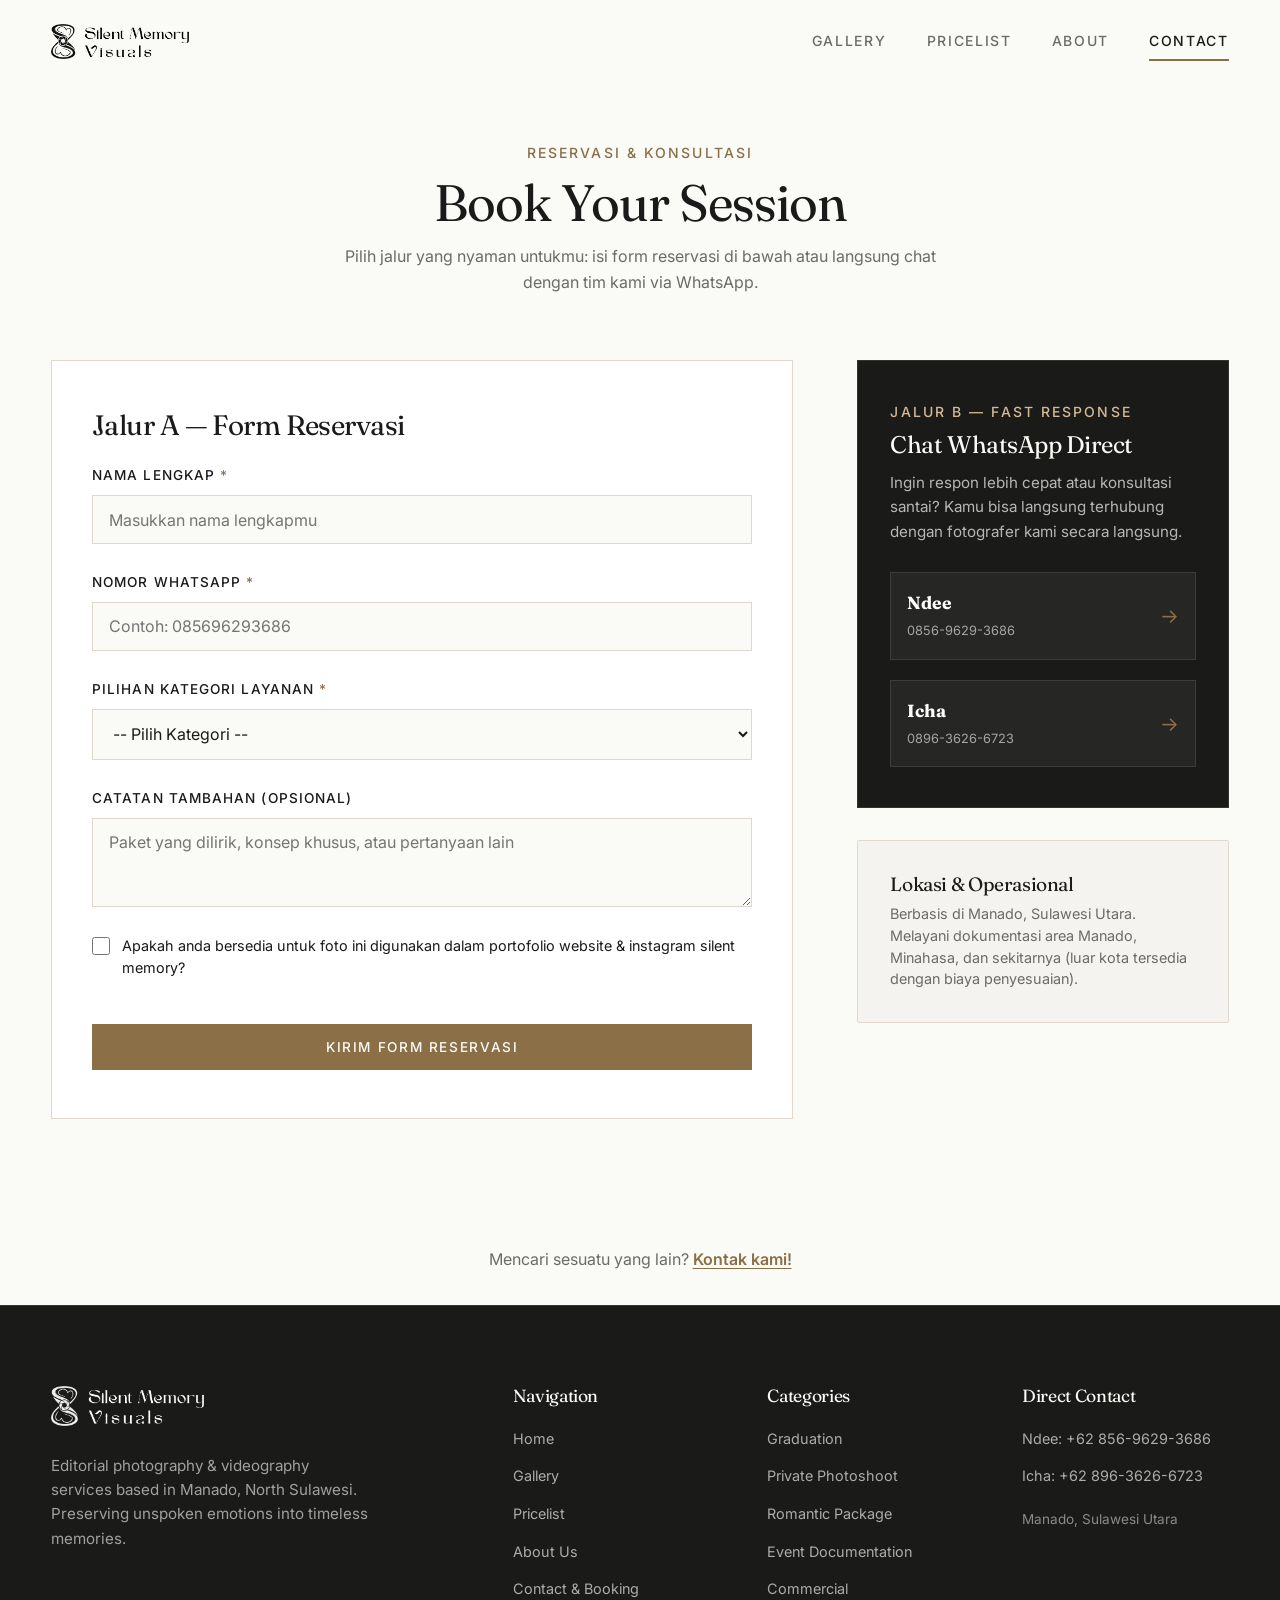
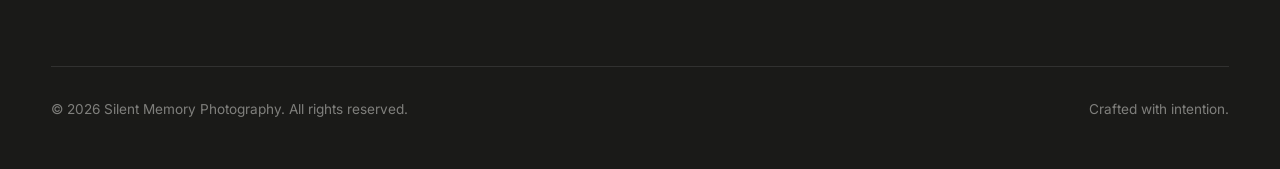
<file: contact.html>
<!DOCTYPE html>
<html lang="id">
<head>
  <meta charset="UTF-8">
  <meta name="viewport" content="width=device-width, initial-scale=1.0">
  <title>Contact & Booking | Silent Memory Photography Manado</title>
  <meta name="description" content="Form reservasi jadwal dan konsultasi fotografi/videografi Silent Memory Photography Manado. Pilih jalur form atau chat WhatsApp langsung.">
  
  <!-- Google Fonts -->
  <link rel="preconnect" href="https://fonts.googleapis.com">
  <link rel="preconnect" href="https://fonts.gstatic.com" crossorigin>
  <link href="https://fonts.googleapis.com/css2?family=Fraunces:opsz,wght@9..144,300;400;500;600;700&family=Inter:wght@300;400;500;600;700&display=swap" rel="stylesheet">
  
  <!-- Stylesheets -->
  <link rel="stylesheet" href="css/style.css">
  <link rel="stylesheet" href="css/contact.css">
</head>
<body>

  <!-- HEADER NAVBAR -->
  <header class="site-header scrolled">
    <div class="container nav-container">
      <a href="index.html" class="brand-logo" id="contact-brand-logo">
        <img src="assets/icons/white_icon.png" alt="Silent Memory Visuals" class="brand-logo-img logo-white">
        <img src="assets/icons/black_icon.png" alt="Silent Memory Visuals" class="brand-logo-img logo-black">
      </a>

      <nav class="nav-links">
        <a href="gallery.html" class="nav-link" id="contact-nav-work">Gallery</a>
        <a href="pricelist.html" class="nav-link" id="contact-nav-pricelist">Pricelist</a>
        <a href="about.html" class="nav-link" id="contact-nav-about">About</a>
        <a href="contact.html" class="nav-link active" id="contact-nav-contact">Contact</a>
      </nav>

      <button class="mobile-menu-toggle" aria-label="Toggle navigation menu" id="contact-mobile-menu-btn">
        <span></span>
        <span></span>
        <span></span>
      </button>
    </div>
  </header>

  <!-- MOBILE NAVIGATION DRAWER -->
  <div class="mobile-drawer" id="mobile-drawer">
    <nav class="mobile-nav-links">
      <a href="index.html" class="mobile-nav-link">Home</a>
      <a href="gallery.html" class="mobile-nav-link">Gallery</a>
      <a href="pricelist.html" class="mobile-nav-link">Pricelist</a>
      <a href="about.html" class="mobile-nav-link">About</a>
      <a href="contact.html" class="mobile-nav-link active">Contact</a>
    </nav>
  </div>

  <!-- MAIN CONTENT -->
  <main>

    <!-- CONTACT HEADER -->
    <section class="contact-header-section">
      <div class="container fade-in-section">
        <span class="sub-title">Reservasi & Konsultasi</span>
        <h1 class="heading-lg" style="margin-top: 0.5rem;">Book Your Session</h1>
        <p class="body-muted" style="max-width: 600px; margin: 0.75rem auto 0 auto;">Pilih jalur yang nyaman untukmu: isi form reservasi di bawah atau langsung chat dengan tim kami via WhatsApp.</p>
      </div>
    </section>

    <!-- CONTACT DUAL-CHANNEL LAYOUT -->
    <section class="container">
      <div class="contact-layout-grid fade-in-section">
        
        <!-- PATH A: DYNAMIC FORM CARD -->
        <div class="contact-form-card">
          
          <div class="submit-status-banner" id="submit-status-banner"></div>

          <!-- SUCCESS CARD (Hidden by default) -->
          <div class="submit-success-card" id="submit-success-card">
            <span class="sub-title" style="color: var(--accent-gold); display: block; margin-bottom: 0.5rem;">Terima Kasih!</span>
            <h3 class="font-serif" style="font-size: 2rem; margin-bottom: 1rem;">Form Reservasi Berhasil Diterima</h3>
            <p style="color: var(--text-secondary); max-width: 500px; margin: 0 auto 1.5rem auto; line-height: 1.6;">Data reservasi kamu telah tersusun rapi. Halaman WhatsApp sedang dibuka secara otomatis untuk terhubung langsung dengan tim kami.</p>
            <p style="font-size: 0.85rem; color: var(--text-secondary); margin-top: 1rem;">
              (Jika WhatsApp tidak terbuka otomatis, <a href="#" target="_blank" rel="noopener" id="btn-success-wa" style="color: var(--accent-gold); text-decoration: underline; font-weight: 500;">klik di sini untuk membuka WhatsApp</a>)
            </p>
          </div>

          <!-- BOOKING FORM -->
          <form id="booking-form" novalidate>
            <h2 class="font-serif" style="font-size: 1.75rem; margin-bottom: 1.5rem;">Jalur A — Form Reservasi</h2>

            <!-- Base Required Field 1: Name -->
            <div class="form-group">
              <label class="form-label" for="field-name">Nama Lengkap <span class="required-star">*</span></label>
              <input type="text" id="field-name" name="name" class="form-input" placeholder="Masukkan nama lengkapmu">
              <span class="form-error-msg" id="error-name">Nama lengkap wajib diisi.</span>
            </div>

            <!-- Base Required Field 2: WhatsApp -->
            <div class="form-group">
              <label class="form-label" for="field-wa">Nomor WhatsApp <span class="required-star">*</span></label>
              <input type="tel" id="field-wa" name="wa" class="form-input" placeholder="Contoh: 085696293686">
              <span class="form-error-msg" id="error-wa">Nomor WhatsApp aktif wajib diisi.</span>
            </div>

            <!-- Base Required Field 3: Category Select -->
            <div class="form-group">
              <label class="form-label" for="field-category">Pilihan Kategori Layanan <span class="required-star">*</span></label>
              <select id="field-category" name="category" class="form-select">
                <option value="" disabled selected>-- Pilih Kategori --</option>
                <option value="graduation">Graduation</option>
                <option value="private-photoshoot">Private Photoshoot</option>
                <option value="romantic-package">Romantic Package</option>
                <option value="event-documentation">Event Documentation</option>
                <option value="commercial">Commercial</option>
              </select>
              <span class="form-error-msg" id="error-category">Silakan pilih kategori layanan.</span>
            </div>

            <!-- DYNAMIC FIELD GROUP 1: GRADUATION & PRIVATE PHOTOSHOOT -->
            <div class="dynamic-field-group" id="group-grad-priv">
              <div class="form-group">
                <label class="form-label" for="field-grad-date">Rencana Tanggal Sesi <span class="required-star">*</span></label>
                <input type="date" id="field-grad-date" name="grad_date" class="form-input">
                <span class="form-error-msg" id="error-grad-date">Tanggal sesi wajib diisi.</span>
              </div>
              <div class="form-group">
                <label class="form-label" for="field-grad-loc">Lokasi Sesi Photoshoot <span class="required-star">*</span></label>
                <input type="text" id="field-grad-loc" name="grad_loc" class="form-input" placeholder="Contoh: Kampus UNSRAT / Studio / In-door venue">
                <span class="form-error-msg" id="error-grad-loc">Lokasi sesi wajib diisi.</span>
              </div>
            </div>

            <!-- DYNAMIC FIELD GROUP 2: ROMANTIC PACKAGE -->
            <div class="dynamic-field-group" id="group-love">
              <div class="form-group">
                <label class="form-label" for="field-love-subcat">Sub-Kategori Romantic Package <span class="required-star">*</span></label>
                <select id="field-love-subcat" name="love_subcat" class="form-select">
                  <option value="" disabled selected>-- Pilih Sub-Kategori --</option>
                  <option value="Prewedding">Prewedding</option>
                  <option value="Engagement">Engagement</option>
                  <option value="Wedding">Wedding</option>
                </select>
                <span class="form-error-msg" id="error-love-subcat">Silakan pilih sub-kategori Romantic Package.</span>
              </div>
              <div class="form-group">
                <label class="form-label" for="field-love-date">Tanggal Acara / Momen <span class="required-star">*</span></label>
                <input type="date" id="field-love-date" name="love_date" class="form-input">
                <span class="form-error-msg" id="error-love-date">Tanggal acara wajib diisi.</span>
              </div>
              <div class="form-group">
                <label class="form-label" for="field-love-loc">Lokasi Acara / Venue <span class="required-star">*</span></label>
                <input type="text" id="field-love-loc" name="love_loc" class="form-input" placeholder="Contoh: Hotel / Gereja / Outdoor Venue di Manado">
                <span class="form-error-msg" id="error-love-loc">Lokasi acara wajib diisi.</span>
              </div>
            </div>

            <!-- DYNAMIC FIELD GROUP 3: EVENT DOCUMENTATION & COMMERCIAL -->
            <div class="dynamic-field-group" id="group-event-comm">
              <div class="form-group">
                <label class="form-label" for="field-event-date">Tanggal Acara / Proyek <span class="required-star">*</span></label>
                <input type="date" id="field-event-date" name="event_date" class="form-input">
                <span class="form-error-msg" id="error-event-date">Tanggal acara/proyek wajib diisi.</span>
              </div>
              <div class="form-group">
                <label class="form-label" for="field-event-loc">Lokasi Acara / Lokasi Proyek <span class="required-star">*</span></label>
                <input type="text" id="field-event-loc" name="event_loc" class="form-input" placeholder="Masukkan lokasi acara atau gedung">
                <span class="form-error-msg" id="error-event-loc">Lokasi acara wajib diisi.</span>
              </div>
              <div class="form-group">
                <label class="form-label" for="field-event-desc">Deskripsi Kebutuhan Proyek / Event <span class="required-star">*</span></label>
                <textarea id="field-event-desc" name="event_desc" rows="4" class="form-textarea" placeholder="Jelaskan jenis event, estimasi durasi acara, serta gambaran output yang dibutuhkan"></textarea>
                <span class="form-error-msg" id="error-event-desc">Deskripsi kebutuhan wajib diisi.</span>
              </div>
            </div>

            <!-- Optional Field: Additional Notes -->
            <div class="form-group">
              <label class="form-label" for="field-notes">Catatan Tambahan (Opsional)</label>
              <textarea id="field-notes" name="notes" rows="3" class="form-textarea" placeholder="Paket yang dilirik, konsep khusus, atau pertanyaan lain"></textarea>
            </div>

            <div class="form-group">
              <label class="form-checkbox-label" for="field-portfolio-consent">
                <input type="checkbox" id="field-portfolio-consent" name="portfolio_consent" value="Bersedia" class="form-checkbox">
                <span>Apakah anda bersedia untuk foto ini digunakan dalam portofolio website &amp; instagram silent memory?</span>
              </label>
            </div>

            <button type="submit" class="btn btn-primary" id="btn-submit-form" style="width: 100%; margin-top: 1rem;">Kirim Form Reservasi</button>
          </form>

        </div>

        <!-- PATH B: DIRECT WHATSAPP SIDEBAR -->
        <div class="contact-sidebar">
          
          <div class="wa-direct-card">
            <span class="sub-title" style="color: #D4B996; margin-bottom: 0.5rem; display: block;">Jalur B — Fast Response</span>
            <h3 class="font-serif">Chat WhatsApp Direct</h3>
            <p>Ingin respon lebih cepat atau konsultasi santai? Kamu bisa langsung terhubung dengan fotografer kami secara langsung.</p>

            <div class="wa-contact-list">
              <a href="https://wa.me/6285696293686?text=Halo%20Ndee,%20saya%20ingin%20tanya%20jadwal%20dan%20sesi%20foto%20Silent%20Memory" target="_blank" rel="noopener" class="wa-contact-item" id="sidebar-wa-ndee">
                <div>
                  <strong style="display: block; font-family: var(--font-heading); font-size: 1.1rem; color: #FFFFFF;">Ndee</strong>
                  <span style="font-size: 0.8rem; color: rgba(250,250,247,0.6);">0856-9629-3686</span>
                </div>
                <span style="color: var(--accent-gold); font-size: 1.25rem;">→</span>
              </a>

              <a href="https://wa.me/6289636266723?text=Halo%20Icha,%20saya%20ingin%20tanya%20jadwal%20dan%20sesi%20foto%20Silent%20Memory" target="_blank" rel="noopener" class="wa-contact-item" id="sidebar-wa-icha">
                <div>
                  <strong style="display: block; font-family: var(--font-heading); font-size: 1.1rem; color: #FFFFFF;">Icha</strong>
                  <span style="font-size: 0.8rem; color: rgba(250,250,247,0.6);">0896-3626-6723</span>
                </div>
                <span style="color: var(--accent-gold); font-size: 1.25rem;">→</span>
              </a>
            </div>
          </div>

          <div style="background-color: #F5F3EF; border: 1px solid var(--border-color); padding: 2rem; border-radius: 2px;">
            <h4 class="font-serif" style="font-size: 1.2rem; margin-bottom: 0.5rem; color: var(--text-primary);">Lokasi & Operasional</h4>
            <p style="font-size: 0.9rem; color: var(--text-secondary); line-height: 1.5;">Berbasis di Manado, Sulawesi Utara.<br>Melayani dokumentasi area Manado, Minahasa, dan sekitarnya (luar kota tersedia dengan biaya penyesuaian).</p>
          </div>

        </div>

      </div>
    </section>

    <p class="contact-page-cta">Mencari sesuatu yang lain? <a href="contact.html">Kontak kami!</a></p>
  </main>

  <!-- FOOTER -->
  <footer class="site-footer">
    <div class="container">
      <div class="footer-grid">
        <div class="footer-brand">
          <a href="index.html" class="brand-logo">
            <img src="assets/icons/white_icon.png" alt="Silent Memory Visuals" class="brand-logo-img">
          </a>
          <p>Editorial photography & videography services based in Manado, North Sulawesi. Preserving unspoken emotions into timeless memories.</p>
        </div>

        <div>
          <h4 class="footer-col-title">Navigation</h4>
          <ul class="footer-menu">
            <li><a href="index.html">Home</a></li>
            <li><a href="gallery.html">Gallery</a></li>
            <li><a href="pricelist.html">Pricelist</a></li>
            <li><a href="about.html">About Us</a></li>
            <li><a href="contact.html">Contact & Booking</a></li>
          </ul>
        </div>

        <div>
          <h4 class="footer-col-title">Categories</h4>
          <ul class="footer-menu">
            <li><a href="gallery.html?category=graduation">Graduation</a></li>
            <li><a href="gallery.html?category=private-photoshoot">Private Photoshoot</a></li>
            <li><a href="gallery.html?category=romantic-package">Romantic Package</a></li>
            <li><a href="gallery.html?category=event-documentation">Event Documentation</a></li>
            <li><a href="gallery.html?category=commercial">Commercial</a></li>
          </ul>
        </div>

        <div>
          <h4 class="footer-col-title">Direct Contact</h4>
          <ul class="footer-menu">
            <li><a href="https://wa.me/6285696293686" target="_blank" rel="noopener">Ndee: +62 856-9629-3686</a></li>
            <li><a href="https://wa.me/6289636266723" target="_blank" rel="noopener">Icha: +62 896-3626-6723</a></li>
            <li style="margin-top: 0.5rem; color: rgba(250,250,247,0.5); font-size: 0.85rem;">Manado, Sulawesi Utara</li>
          </ul>
        </div>
      </div>

      <div class="footer-bottom">
        <span>© 2026 Silent Memory Photography. All rights reserved.</span>
        <span>Crafted with intention.</span>
      </div>
    </div>
  </footer>

  <!-- Scripts -->
  <script src="js/main.js"></script>
  <script src="js/contact.js"></script>
</body>
</html>
</file>
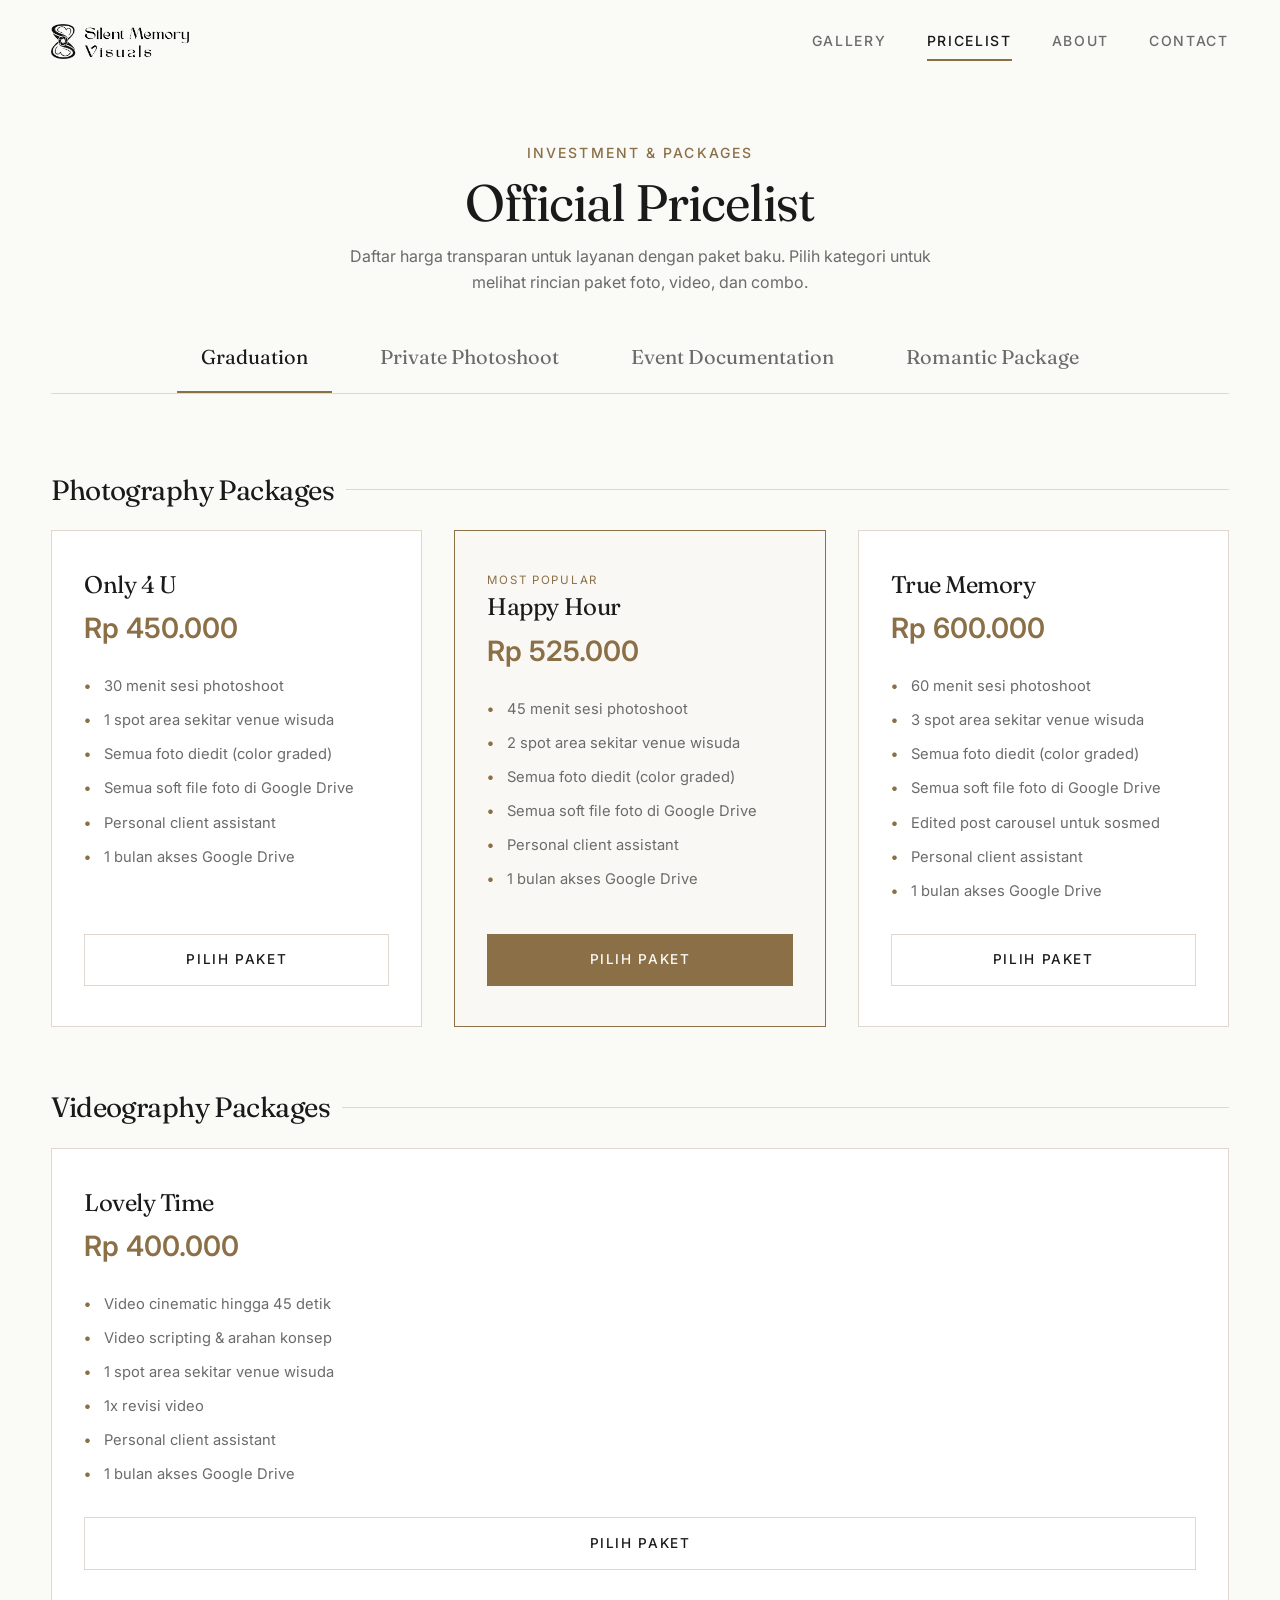
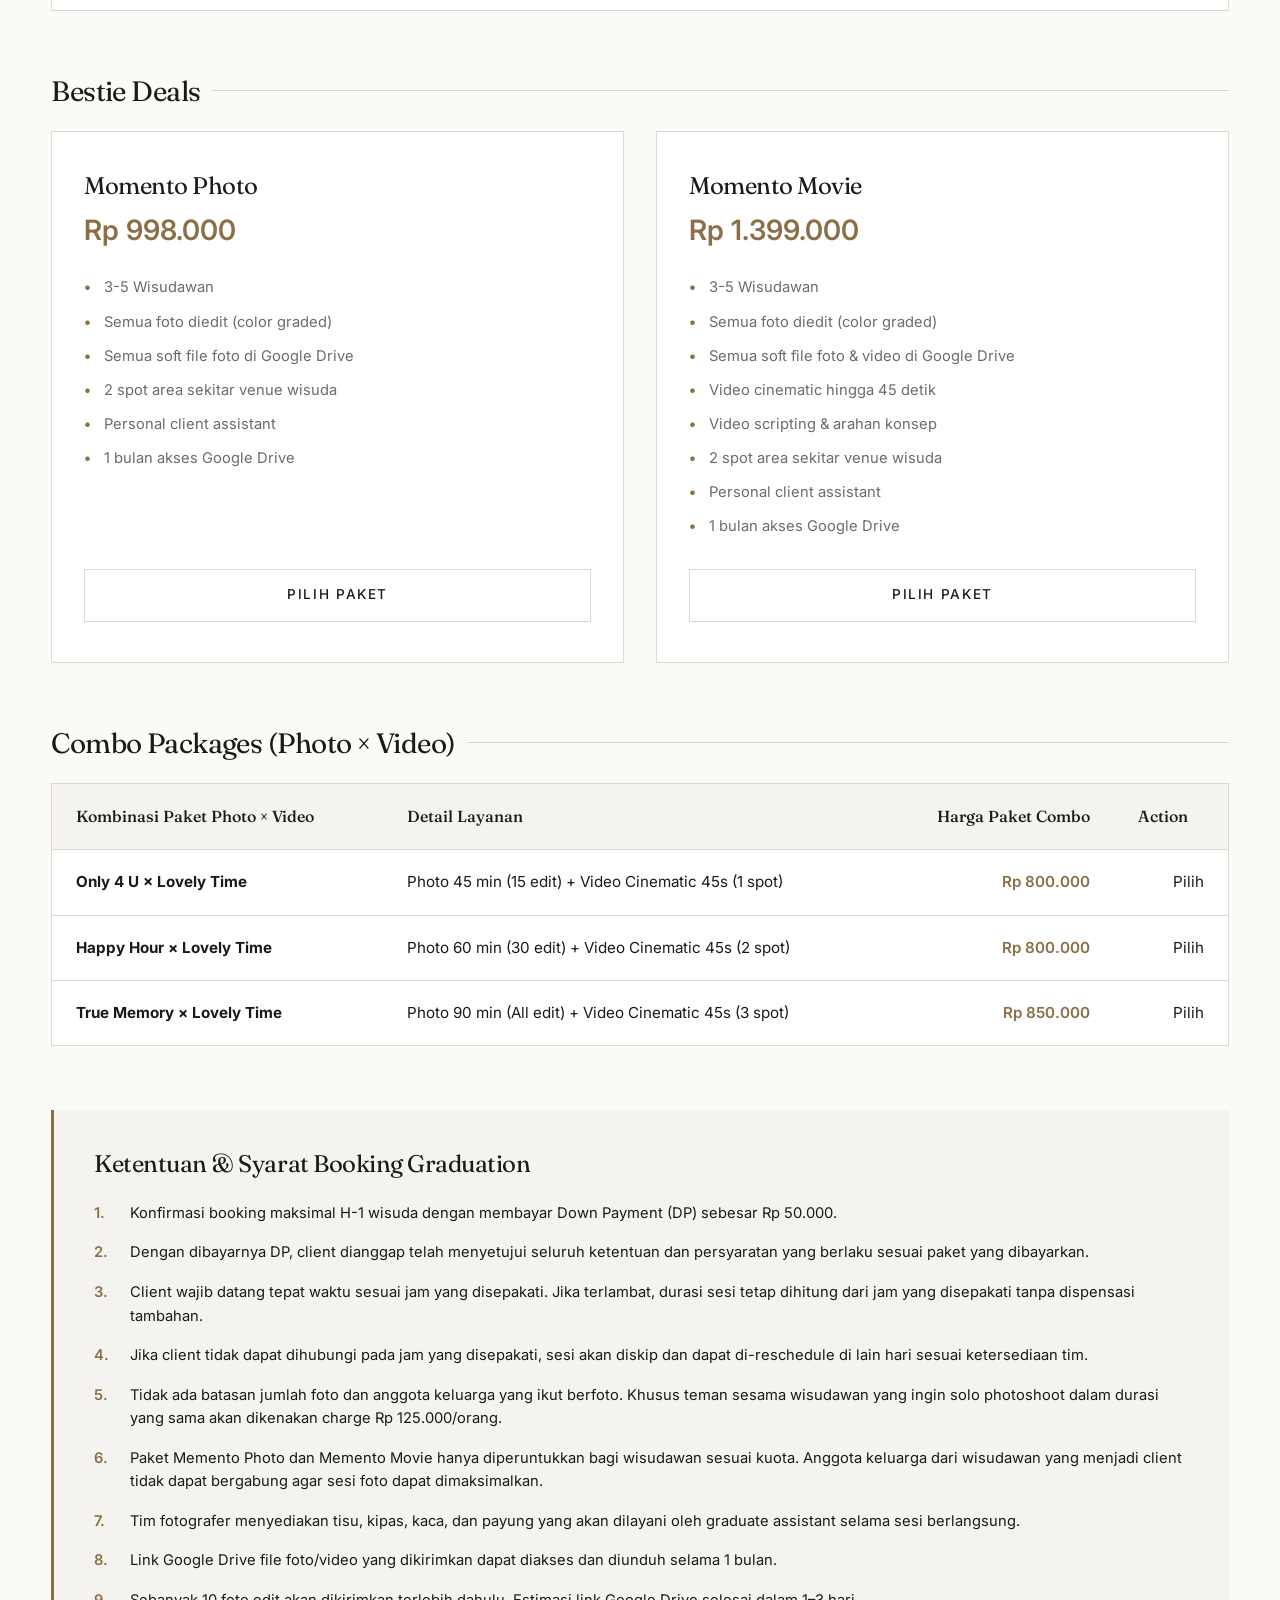
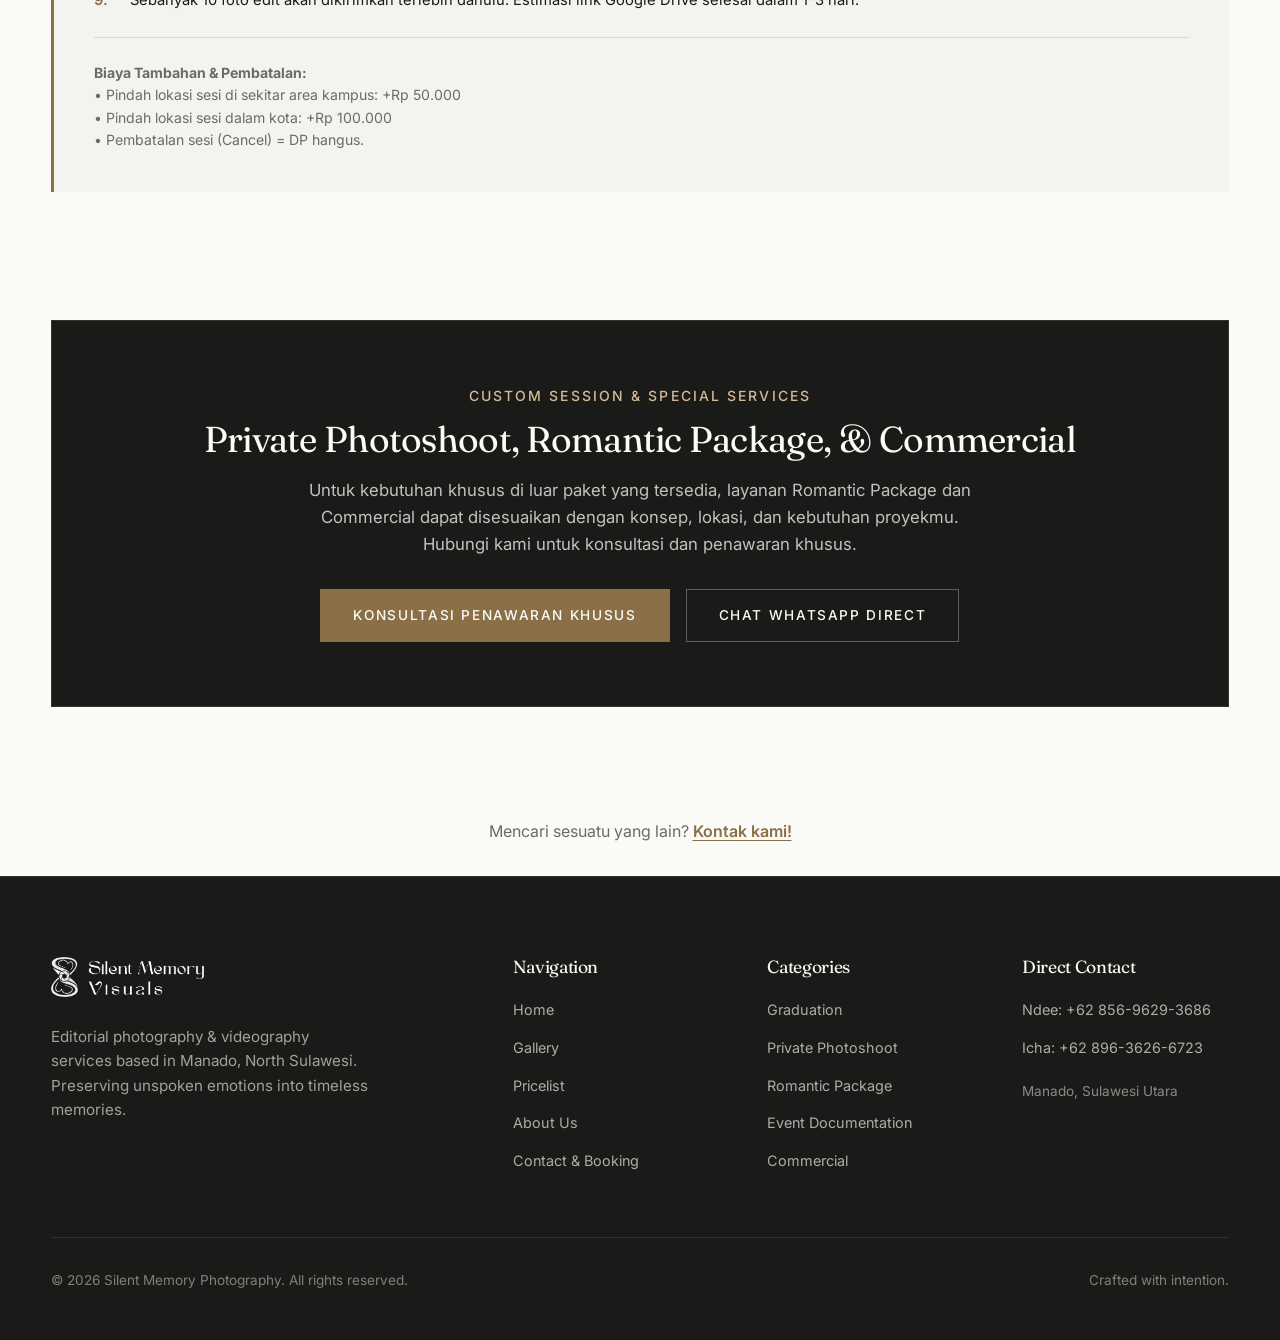
<file: pricelist.html>
<!DOCTYPE html>
<html lang="id">
<head>
  <meta charset="UTF-8">
  <meta name="viewport" content="width=device-width, initial-scale=1.0">
  <title>Pricelist & Paket Layanan | Silent Memory Photography Manado</title>
  <meta name="description" content="Daftar harga dan paket resmi foto & video Silent Memory Photography Manado untuk wisuda (Graduation), Event Documentation, dan Romantic Package (Engagement, Pre-Wedding, Wedding).">
  
  <!-- Google Fonts -->
  <link rel="preconnect" href="https://fonts.googleapis.com">
  <link rel="preconnect" href="https://fonts.gstatic.com" crossorigin>
  <link href="https://fonts.googleapis.com/css2?family=Fraunces:opsz,wght@9..144,300;400;500;600;700&family=Inter:wght@300;400;500;600;700&display=swap" rel="stylesheet">
  
  <!-- Stylesheets -->
  <link rel="stylesheet" href="css/style.css">
  <link rel="stylesheet" href="css/pricelist.css">
</head>
<body>

  <!-- HEADER NAVBAR -->
  <header class="site-header scrolled">
    <div class="container nav-container">
      <a href="index.html" class="brand-logo" id="pricelist-brand-logo">
        <img src="assets/icons/white_icon.png" alt="Silent Memory Visuals" class="brand-logo-img logo-white">
        <img src="assets/icons/black_icon.png" alt="Silent Memory Visuals" class="brand-logo-img logo-black">
      </a>

      <nav class="nav-links">
        <a href="gallery.html" class="nav-link" id="pricelist-nav-work">Gallery</a>
        <a href="pricelist.html" class="nav-link active" id="pricelist-nav-pricelist">Pricelist</a>
        <a href="about.html" class="nav-link" id="pricelist-nav-about">About</a>
        <a href="contact.html" class="nav-link" id="pricelist-nav-contact">Contact</a>
      </nav>

      <button class="mobile-menu-toggle" aria-label="Toggle navigation menu" id="pricelist-mobile-menu-btn">
        <span></span>
        <span></span>
        <span></span>
      </button>
    </div>
  </header>

  <!-- MOBILE NAVIGATION DRAWER -->
  <div class="mobile-drawer" id="mobile-drawer">
    <nav class="mobile-nav-links">
      <a href="index.html" class="mobile-nav-link">Home</a>
      <a href="gallery.html" class="mobile-nav-link">Gallery</a>
      <a href="pricelist.html" class="mobile-nav-link active">Pricelist</a>
      <a href="about.html" class="mobile-nav-link">About</a>
      <a href="contact.html" class="mobile-nav-link">Contact</a>
    </nav>
  </div>

  <!-- MAIN CONTENT -->
  <main>

    <!-- PRICELIST HEADER & TAB SWITCHER -->
    <section class="pricelist-header-section">
      <div class="container fade-in-section">
        <span class="sub-title">Investment & Packages</span>
        <h1 class="heading-lg" style="margin-top: 0.5rem;">Official Pricelist</h1>
        <p class="body-muted" style="max-width: 600px; margin: 0.75rem auto 0 auto;">Daftar harga transparan untuk layanan dengan paket baku. Pilih kategori untuk melihat rincian paket foto, video, dan combo.</p>

        <!-- 3 TABS -->
        <div class="pricelist-tabs-bar" id="pricelist-tabs">
          <button class="pricelist-tab-btn active" data-tab="graduation" id="tab-btn-graduation">Graduation</button>
          <button class="pricelist-tab-btn" data-tab="private-photoshoot" id="tab-btn-private-photoshoot">Private Photoshoot</button>
          <button class="pricelist-tab-btn" data-tab="event-documentation" id="tab-btn-event-documentation">Event Documentation</button>
          <button class="pricelist-tab-btn" data-tab="romantic-package" id="tab-btn-romantic-package">Romantic Package</button>
        </div>
      </div>
    </section>

    <!-- TAB 1: GRADUATION (id="graduation") -->
    <section id="graduation" class="pricelist-tab-content active container">
      
      <!-- Photography Packages -->
      <h2 class="package-group-title">Photography Packages</h2>
      <div class="packages-grid">
        
        <div class="package-card">
          <div>
            <h3 class="package-name">Only 4 U</h3>
            <div class="package-price">Rp 450.000</div>
            <ul class="package-features">
              <li>30 menit sesi photoshoot</li>
              <li>1 spot area sekitar venue wisuda</li>
              <li>Semua foto diedit (color graded)</li>
              <li>Semua soft file foto di Google Drive</li>
              <li>Personal client assistant</li>
              <li>1 bulan akses Google Drive</li>
            </ul>
          </div>
          <a href="contact.html?category=graduation&package=Only%204%20U" class="btn btn-outline" style="width: 100%;">Pilih Paket</a>
        </div>

        <div class="package-card highlight">
          <div>
            <span style="font-size: 0.72rem; letter-spacing: 0.15em; text-transform: uppercase; color: var(--accent-gold); display: block; margin-bottom: 0.25rem;">Most Popular</span>
            <h3 class="package-name">Happy Hour</h3>
            <div class="package-price">Rp 525.000</div>
            <ul class="package-features">
              <li>45 menit sesi photoshoot</li>
              <li>2 spot area sekitar venue wisuda</li>
              <li>Semua foto diedit (color graded)</li>
              <li>Semua soft file foto di Google Drive</li>
              <li>Personal client assistant</li>
              <li>1 bulan akses Google Drive</li>
            </ul>
          </div>
          <a href="contact.html?category=graduation&package=Happy%20Hour" class="btn btn-primary" style="width: 100%;">Pilih Paket</a>
        </div>

        <div class="package-card">
          <div>
            <h3 class="package-name">True Memory</h3>
            <div class="package-price">Rp 600.000</div>
            <ul class="package-features">
              <li>60 menit sesi photoshoot</li>
              <li>3 spot area sekitar venue wisuda</li>
              <li>Semua foto diedit (color graded)</li>
              <li>Semua soft file foto di Google Drive</li>
              <li>Edited post carousel untuk sosmed</li>
              <li>Personal client assistant</li>
              <li>1 bulan akses Google Drive</li>
            </ul>
          </div>
          <a href="contact.html?category=graduation&package=True%20Memory" class="btn btn-outline" style="width: 100%;">Pilih Paket</a>
        </div>

      </div>

      <!-- Videography Packages -->
      <h2 class="package-group-title" style="margin-top: 4rem;">Videography Packages</h2>
      <div class="packages-grid">
        
        <div class="package-card">
          <div>
            <h3 class="package-name">Lovely Time</h3>
            <div class="package-price">Rp 400.000</div>
            <ul class="package-features">
              <li>Video cinematic hingga 45 detik</li>
              <li>Video scripting & arahan konsep</li>
              <li>1 spot area sekitar venue wisuda</li>
              <li>1x revisi video</li>
              <li>Personal client assistant</li>
              <li>1 bulan akses Google Drive</li>
            </ul>
          </div>
          <a href="contact.html?category=graduation&package=Lovely%20Time%20Video" class="btn btn-outline" style="width: 100%;">Pilih Paket</a>
        </div>

      </div>

      <!-- Bestie Deals -->
      <h2 class="package-group-title" style="margin-top: 4rem;">Bestie Deals</h2>
      <div class="packages-grid">

        <div class="package-card">
          <div>
            <h3 class="package-name">Momento Photo</h3>
            <div class="package-price">Rp 998.000</div>
            <ul class="package-features">
              <li>3-5 Wisudawan</li>
              <li>Semua foto diedit (color graded)</li>
              <li>Semua soft file foto di Google Drive</li>
              <li>2 spot area sekitar venue wisuda</li>
              <li>Personal client assistant</li>
              <li>1 bulan akses Google Drive</li>
            </ul>
          </div>
          <a href="contact.html?category=graduation&package=Eternal%20Memory%20Video" class="btn btn-outline" style="width: 100%;">Pilih Paket</a>
        </div>

        <div class="package-card">
          <div>
            <h3 class="package-name">Momento Movie</h3>
            <div class="package-price">Rp 1.399.000</div>
            <ul class="package-features">
              <li>3-5 Wisudawan</li>
              <li>Semua foto diedit (color graded)</li>
              <li>Semua soft file foto & video di Google Drive</li>
              <li>Video cinematic hingga 45 detik</li>
              <li>Video scripting & arahan konsep</li>
              <li>2 spot area sekitar venue wisuda</li>
              <li>Personal client assistant</li>
              <li>1 bulan akses Google Drive</li>
            </ul>
          </div>
          <a href="contact.html?category=graduation&package=Eternal%20Memory%20Video" class="btn btn-outline" style="width: 100%;">Pilih Paket</a>
        </div>

      </div>

      <!-- Combo Packages Table -->
      <h2 class="package-group-title" style="margin-top: 4rem;">Combo Packages (Photo × Video)</h2>
      <div class="combo-table-wrap">
        <table class="combo-table">
          <thead>
            <tr>
              <th>Kombinasi Paket Photo × Video</th>
              <th>Detail Layanan</th>
              <th style="text-align: right;">Harga Paket Combo</th>
              <th>Action</th>
            </tr>
          </thead>
          <tbody>
            <tr>
              <td><strong>Only 4 U × Lovely Time</strong></td>
              <td>Photo 45 min (15 edit) + Video Cinematic 45s (1 spot)</td>
              <td class="price-cell" style="text-align: right;">Rp 800.000</td>
              <td style="text-align: right;"><a href="contact.html?category=graduation&package=Combo%20Only%204%20U%20x%20Lovely%20Time" class="btn-harga">Pilih</a></td>
            </tr>
            <tr>
              <td><strong>Happy Hour × Lovely Time</strong></td>
              <td>Photo 60 min (30 edit) + Video Cinematic 45s (2 spot)</td>
              <td class="price-cell" style="text-align: right;">Rp 800.000</td>
              <td style="text-align: right;"><a href="contact.html?category=graduation&package=Combo%20Happy%20Hour%20x%20Lovely%20Time" class="btn-harga">Pilih</a></td>
            </tr>
            <tr>
              <td><strong>True Memory × Lovely Time</strong></td>
              <td>Photo 90 min (All edit) + Video Cinematic 45s (3 spot)</td>
              <td class="price-cell" style="text-align: right;">Rp 850.000</td>
              <td style="text-align: right;"><a href="contact.html?category=graduation&package=Combo%20True%20Memory%20x%20Lovely%20Time" class="btn-harga">Pilih</a></td>
            </tr>
          </tbody>
        </table>
      </div>

      <!-- Rules & Terms Section (EXCLUSIVELY FOR GRADUATION) -->
      <div class="rules-box">
        <h3 class="rules-title font-serif">Ketentuan & Syarat Booking Graduation</h3>
        <ol class="rules-list">
          <li><span class="rules-num">1.</span> <span>Konfirmasi booking maksimal H-1 wisuda dengan membayar Down Payment (DP) sebesar Rp 50.000.</span></li>
          <li><span class="rules-num">2.</span> <span>Dengan dibayarnya DP, client dianggap telah menyetujui seluruh ketentuan dan persyaratan yang berlaku sesuai paket yang dibayarkan.</span></li>
          <li><span class="rules-num">3.</span> <span>Client wajib datang tepat waktu sesuai jam yang disepakati. Jika terlambat, durasi sesi tetap dihitung dari jam yang disepakati tanpa dispensasi tambahan.</span></li>
          <li><span class="rules-num">4.</span> <span>Jika client tidak dapat dihubungi pada jam yang disepakati, sesi akan diskip dan dapat di-reschedule di lain hari sesuai ketersediaan tim.</span></li>
          <li><span class="rules-num">5.</span> <span>Tidak ada batasan jumlah foto dan anggota keluarga yang ikut berfoto. Khusus teman sesama wisudawan yang ingin solo photoshoot dalam durasi yang sama akan dikenakan charge Rp 125.000/orang.</span></li>
          <li><span class="rules-num">6.</span> <span>Paket Memento Photo dan Memento Movie hanya diperuntukkan bagi wisudawan sesuai kuota. Anggota keluarga dari wisudawan yang menjadi client tidak dapat bergabung agar sesi foto dapat dimaksimalkan.</span></li>
          <li><span class="rules-num">7.</span> <span>Tim fotografer menyediakan tisu, kipas, kaca, dan payung yang akan dilayani oleh graduate assistant selama sesi berlangsung.</span></li>
          <li><span class="rules-num">8.</span> <span>Link Google Drive file foto/video yang dikirimkan dapat diakses dan diunduh selama 1 bulan.</span></li>
          <li><span class="rules-num">9.</span> <span>Sebanyak 10 foto edit akan dikirimkan terlebih dahulu. Estimasi link Google Drive selesai dalam 1–3 hari.</span></li>
        </ol>
        <div class="rules-notes">
          <strong>Biaya Tambahan & Pembatalan:</strong><br>
          • Pindah lokasi sesi di sekitar area kampus: +Rp 50.000<br>
          • Pindah lokasi sesi dalam kota: +Rp 100.000<br>
          • Pembatalan sesi (Cancel) = DP hangus.
        </div>
      </div>

    </section>

    <!-- TAB 2: PRIVATE PHOTOSHOOT -->
    <section id="private-photoshoot" class="pricelist-tab-content container">
      <h2 class="package-group-title">Photography Packages <span class="package-starting-price">Start from Rp 500.000</span></h2>
      <div class="packages-grid">
        <div class="package-card">
          <div>
            <h3 class="package-name">Swemory Hour</h3>
            <div class="package-price">Rp 500.000</div>
            <ul class="package-features">
              <li>60 menit sesi, 2 spot pilihan di 1 lokasi</li>
              <li>Maksimal 2 konsep</li>
              <li>Semua foto color graded dan carousel</li>
              <li>Client assistant</li>
              <li>1 bulan akses Google Drive</li>
            </ul>
          </div>
          <a href="contact.html?category=private-photoshoot&amp;package=Swemory%20Hour" class="btn btn-outline" style="width: 100%;">Pilih Paket</a>
        </div>

        <div class="package-card">
          <div>
            <h3 class="package-name">Swemory More</h3>
            <div class="package-price">Rp 650.000</div>
            <ul class="package-features">
              <li>90 menit sesi, 3 spot pilihan di 1 lokasi</li>
              <li>Maksimal 3 konsep</li>
              <li>Semua foto color graded dan carousel</li>
              <li>Client assistant</li>
              <li>1 bulan akses Google Drive</li>
            </ul>
          </div>
          <a href="contact.html?category=private-photoshoot&amp;package=Swemory%20More" class="btn btn-outline" style="width: 100%;">Pilih Paket</a>
        </div>

        <div class="package-card">
          <div>
            <h3 class="package-name">Swemory Movie</h3>
            <div class="package-price">Rp 550.000</div>
            <ul class="package-features">
              <li>Video cinematic hingga 120 detik</li>
              <li>Scripting dan konsep</li>
              <li>1 spot di sekitar venue</li>
              <li>1 kali revisi dan client assistant</li>
              <li>1 bulan akses Google Drive</li>
            </ul>
          </div>
          <a href="contact.html?category=private-photoshoot&amp;package=Swemory%20Movie" class="btn btn-outline" style="width: 100%;">Pilih Paket</a>
        </div>

        <div class="package-card highlight">
          <div>
            <h3 class="package-name">Eternal Swemory</h3>
            <div class="package-price">Rp 999.000</div>
            <ul class="package-features">
              <li>Maksimal 5 jam sesi</li>
              <li>Bebas memilih spot di 3 lokasi dalam kota</li>
              <li>Semua foto color graded dan carousel</li>
              <li>Client assistant</li>
              <li>1 bulan akses Google Drive</li>
            </ul>
          </div>
          <a href="contact.html?category=private-photoshoot&amp;package=Eternal%20Swemory" class="btn btn-primary" style="width: 100%;">Pilih Paket</a>
        </div>
      </div>
      <div class="rules-box">
        <h3 class="rules-title font-serif">Ketentuan & Syarat Booking Private Photoshoot</h3>
        <ol class="rules-list">
          <li><span class="rules-num">1.</span><span>Konfirmasi booking maksimal H-3 photoshoot dengan membayar Down Payment (DP) sebesar Rp 100.000.</span></li>
          <li><span class="rules-num">2.</span><span>Dengan dibayarnya DP, client dianggap telah menyetujui seluruh ketentuan dan persyaratan yang berlaku sesuai paket.</span></li>
          <li><span class="rules-num">3.</span><span>Client dapat berkonsultasi mengenai style fotografi dan wajib mengirimkan konsep atau moodboard untuk photoshoot pada hari H.</span></li>
          <li><span class="rules-num">4.</span><span>Client wajib datang tepat waktu. Jika terlambat, durasi sesi tetap dihitung dari jam yang disepakati tanpa dispensasi tambahan.</span></li>
          <li><span class="rules-num">5.</span><span>Link Google Drive file foto/video dapat diakses dan diunduh selama 1 bulan.</span></li>
          <li><span class="rules-num">6.</span><span>Estimasi penyelesaian link Google Drive full foto 1–2 hari kerja; 10 foto edit akan dikirimkan terlebih dahulu untuk keperluan story atau feeds.</span></li>
        </ol>
      </div>
    </section>

    <!-- TAB 2: EVENT DOCUMENTATION (id="event-documentation") -->
    <section id="event-documentation" class="pricelist-tab-content container">
      
      <!-- Photography Packages -->
      <h2 class="package-group-title">Photography Packages <span class="package-starting-price">Start from Rp 500.000</span></h2>
      <div class="packages-grid">
        
        <div class="package-card">
          <div>
            <h3 class="package-name">Happy Memory 🤍</h3>
            <div class="package-price">Rp 500.000</div>
            <ul class="package-features">
              <li>Photo dokumentasi full acara event</li>
              <li>Selective Color Grading (up to 50 photo)</li>
              <li>1 bulan akses private Google Drive</li>
              <li>1 Professional Photographer</li>
            </ul>
          </div>
          <a href="contact.html?category=event-documentation&package=Happy%20Memory" class="btn btn-outline" style="width: 100%;">Pilih Paket</a>
        </div>

        <div class="package-card highlight">
          <div>
            <span style="font-size: 0.72rem; letter-spacing: 0.15em; text-transform: uppercase; color: var(--accent-gold); display: block; margin-bottom: 0.25rem;">Complete Memory</span>
            <h3 class="package-name">Eternal Memory Package ✨</h3>
            <div class="package-price">Rp 750.000</div>
            <ul class="package-features">
              <li>Physical album cetak eksklusif</li>
              <li>Photo dokumentation full acara event</li>
              <li>Semua foto diedit (color graded)</li>
              <li>1 bulan akses private Google Drive</li>
              <li>1 Professional Photographer</li>
            </ul>
          </div>
          <a href="contact.html?category=event-documentation&package=Eternal%20Memory%20Package" class="btn btn-primary" style="width: 100%;">Pilih Paket</a>
        </div>

      </div>

      <!-- Videography Packages -->
      <h2 class="package-group-title" style="margin-top: 4rem;">Videography Packages <span class="package-starting-price">Start from Rp 650.000</span></h2>
      <div class="packages-grid">
        
        <div class="package-card">
          <div>
            <h3 class="package-name">Cinematic Moment 🎞</h3>
            <div class="package-price">Rp 650.000</div>
            <ul class="package-features">
              <li>Video documentation full acara event</li>
              <li>Edited landscape cinematic highlight video</li>
              <li>Semua raw & edited file di Google Drive</li>
              <li>1 Professional Videographer</li>
            </ul>
          </div>
          <a href="contact.html?category=event-documentation&package=Cinematic%20Moment" class="btn btn-outline" style="width: 100%;">Pilih Paket</a>
        </div>

      </div>

      <!-- Bundling Packages (Photo + Video) -->
      <h2 class="package-group-title" style="margin-top: 4rem;">Bundling Packages (Photo + Video) <span class="package-starting-price">Start from Rp 1.050.000</span></h2>
      <div class="packages-grid">
        
        <div class="package-card">
          <div>
            <h3 class="package-name">Mellow Memory</h3>
            <span style="font-size: 0.8rem; color: var(--text-secondary); display: block; margin-bottom: 0.5rem;">(Happy Memory + Cinematic Moment)</span>
            <div class="package-price">Rp 1.050.000</div>
            <ul class="package-features">
              <li>Photo & video documentation full event</li>
              <li>Edited landscape cinematic video highlight</li>
              <li>Edited post carousel + video untuk Instagram</li>
              <li>1 bulan akses private Google Drive</li>
              <li>1 Pro Photographer + 1 Pro Videographer + 1 Protocol</li>
            </ul>
          </div>
          <a href="contact.html?category=event-documentation&package=Bundling%20Mellow%20Memory" class="btn btn-outline" style="width: 100%;">Pilih Paket</a>
        </div>

        <div class="package-card highlight">
          <div>
            <span style="font-size: 0.72rem; letter-spacing: 0.15em; text-transform: uppercase; color: var(--accent-gold); display: block; margin-bottom: 0.25rem;">Ultimate Event Package</span>
            <h3 class="package-name">Never Dying Memory ♾</h3>
            <span style="font-size: 0.8rem; color: var(--text-secondary); display: block; margin-bottom: 0.5rem;">(Eternal Memory + Cinematic Moment)</span>
            <div class="package-price">Rp 1.299.000</div>
            <ul class="package-features">
              <li>Photo & video documentation full event</li>
              <li>Full physical album cetak eksklusif</li>
              <li>Edited landscape cinematic video highlight</li>
              <li>Edited post carousel + video untuk Instagram</li>
              <li>3 bulan akses private Google Drive</li>
              <li>1 Pro Photographer + 1 Pro Videographer + 1 Protocol</li>
            </ul>
          </div>
          <a href="contact.html?category=event-documentation&package=Bundling%20Never%20Dying%20Memory" class="btn btn-primary" style="width: 100%;">Pilih Paket</a>
        </div>

      </div>

      <div class="rules-box">
        <h3 class="rules-title font-serif">Ketentuan & Syarat Booking Event Documentation</h3>
        <ol class="rules-list">
          <li><span class="rules-num">1.</span><span>Konfirmasi booking maksimal H-3 acara dengan membayar DP sebesar Rp 100.000. Untuk acara skala menengah hingga besar, disarankan konsultasi minimal H-7.</span></li>
          <li><span class="rules-num">2.</span><span>Dengan dibayarnya DP, client dianggap telah menyetujui seluruh ketentuan dan persyaratan sesuai paket.</span></li>
          <li><span class="rules-num">3.</span><span>Perubahan jadwal wajib diinformasikan maksimal H-2 dan bergantung pada ketersediaan tim. Jika jadwal baru bentrok, DP dianggap hangus.</span></li>
          <li><span class="rules-num">4.</span><span>Client wajib menyampaikan brief atau rundown dan menandai bagian acara yang wajib didokumentasikan, seperti tiup lilin, sambutan, atau reaksi penonton.</span></li>
          <li><span class="rules-num">5.</span><span>Tim Silent Memory memiliki kontrol dokumentasi pada hari acara sesuai perjanjian dengan client.</span></li>
          <li><span class="rules-num">6.</span><span>Komplain atas momen yang terlewat tidak berlaku untuk momen yang tidak dicantumkan dalam brief atau rundown, kecuali momen fundamental acara.</span></li>
          <li><span class="rules-num">7.</span><span>Client wajib memberi tahu apabila melibatkan fotografer atau videografer lain dalam dokumentasi acara.</span></li>
          <li><span class="rules-num">8.</span><span>Pricelist website berlaku untuk acara skala kecil hingga menengah sesuai durasi paket. Overtime dikenakan Rp 150.000 per jam. Harga acara skala menengah hingga besar dinegosiasikan sesuai kebutuhan dan beban kerja tim.</span></li>
          <li><span class="rules-num">9.</span><span>File RAW dikirimkan dalam 24 jam dan hasil edit dalam waktu kurang dari 5 hari melalui Google Drive.</span></li>
          <li><span class="rules-num">10.</span><span>Link Google Drive dapat diakses selama 1 bulan. Hak cipta tetap milik Silent Memory dan karya dapat digunakan untuk promosi/portofolio, kecuali client mengajukan privasi penuh secara tertulis.</span></li>
          <li><span class="rules-num">11.</span><span>Jika kelalaian tim menyebabkan client tidak memperoleh hak dokumentasi sesuai perjanjian, Silent Memory bertanggung jawab dengan pengembalian dana penuh.</span></li>
        </ol>
      </div>

    </section>

    <!-- TAB 3: ROMANTIC PACKAGE (id="romantic-package") -->
    <section id="romantic-package" class="pricelist-tab-content container">

      <!-- Sub-category switcher -->
      <div class="romantic-subtabs-bar" id="romantic-subtabs">
        <button class="romantic-subtab-btn active" data-subtab="engagement" id="subtab-btn-engagement">💍 Engagement</button>
        <button class="romantic-subtab-btn" data-subtab="pre-wedding" id="subtab-btn-pre-wedding">🌸 Pre-Wedding</button>
        <button class="romantic-subtab-btn" data-subtab="wedding" id="subtab-btn-wedding">💒 Wedding</button>
      </div>

      <!-- ── SUB-TAB: ENGAGEMENT ── -->
      <div id="romantic-engagement" class="romantic-subtab-content active">
        <div class="romantic-starting-prices"><span>Photography Packages · Start from Rp 799.000</span><span>Videography Packages · Start from Rp 799.000</span><span>Photo + Video Packages · Start from Rp 1.499.000</span></div>
        <div class="packages-grid">

          <div class="package-card">
            <div>
              <span class="pkg-type-badge">Photo Only</span>
              <h3 class="package-name">Lovering Frame</h3>
              <div class="package-price">Rp 799.000</div>
              <ul class="package-features">
                <li>Full engagement photo documentation</li>
                <li>15-minute pre-event couple photo session</li>
                <li>1 couple assistant selama sesi/event</li>
                <li>Google Drive storage khusus 3 bulan</li>
              </ul>
              <div class="pkg-addons">
                <span class="pkg-addons-title">+ Add On:</span>
                <ul>
                  <li>Private photo session 30 min &mdash; Rp 100.000</li>
                  <li>Printed album hingga 35 foto &mdash; Rp 150.000</li>
                  <li>Print 16&ndash;20R &mdash; mulai Rp 200.000</li>
                </ul>
              </div>
            </div>
            <a href="contact.html?category=romantic-package&amp;sub=engagement&amp;package=Lovering%20Frame" class="btn btn-outline" style="width: 100%;">Pilih Paket</a>
          </div>

          <div class="package-card">
            <div>
              <span class="pkg-type-badge">Video Only</span>
              <h3 class="package-name">Lovering Rolls</h3>
              <div class="package-price">Rp 799.000</div>
              <ul class="package-features">
                <li>Full engagement video documentation</li>
                <li>15-minute couple video session</li>
                <li>1 couple assistant selama sesi/event</li>
                <li>Google Drive storage khusus 3 bulan</li>
              </ul>
              <div class="pkg-addons">
                <span class="pkg-addons-title">+ Add On:</span>
                <ul>
                  <li>Video recap couple &mdash; Rp 250.000</li>
                </ul>
              </div>
            </div>
            <a href="contact.html?category=romantic-package&amp;sub=engagement&amp;package=Lovering%20Rolls" class="btn btn-outline" style="width: 100%;">Pilih Paket</a>
          </div>

          <div class="package-card highlight">
            <div>
              <span style="font-size: 0.72rem; letter-spacing: 0.15em; text-transform: uppercase; color: var(--accent-gold); display: block; margin-bottom: 0.25rem;">Best Value</span>
              <span class="pkg-type-badge">Photo + Video</span>
              <h3 class="package-name">Lovering Moments</h3>
              <div class="package-price">Rp 1.499.000</div>
              <ul class="package-features">
                <li>Full engagement photo &amp; video documentation</li>
                <li>15-minute pre-event shooting session</li>
                <li>1 couple assistant selama sesi/event</li>
                <li>Google Drive storage khusus 3 bulan</li>
              </ul>
              <div class="pkg-addons">
                <span class="pkg-addons-title">+ Add On:</span>
                <ul>
                  <li>Private photo session 30 min &mdash; Rp 100.000</li>
                  <li>Printed album hingga 35 foto &mdash; Rp 150.000</li>
                  <li>Print 16&ndash;20R &mdash; mulai Rp 200.000</li>
                </ul>
              </div>
            </div>
            <a href="contact.html?category=romantic-package&amp;sub=engagement&amp;package=Lovering%20Moments" class="btn btn-primary" style="width: 100%;">Pilih Paket</a>
          </div>

        </div>
      </div>

      <!-- ── SUB-TAB: PRE-WEDDING ── -->
      <div id="romantic-pre-wedding" class="romantic-subtab-content">
        <div class="romantic-starting-prices"><span>Photography Packages · Start from Rp 1.199.000</span><span>Videography Packages · Start from Rp 799.000</span><span>Photo + Video Packages · Start from Rp 1.799.000</span></div>
        <div class="packages-grid">

          <div class="package-card">
            <div>
              <span class="pkg-type-badge">Photo Only</span>
              <h3 class="package-name">Lovedance Frame</h3>
              <div class="package-price">Rp 1.199.000</div>
              <ul class="package-features">
                <li>Photoshoot maks. 5 jam/hari</li>
                <li>Area Manado &ndash; Minahasa Raya only</li>
                <li>2 spot in-town</li>
                <li>Ganti busana bebas selama durasi</li>
                <li>Maks. 2 konsep foto</li>
                <li>1 pose director &amp; 1 client assistant</li>
                <li>Semua foto diedit (JPG/JPEG)</li>
                <li>Gratis transport area Manado</li>
              </ul>
            </div>
            <a href="contact.html?category=romantic-package&amp;sub=pre-wedding&amp;package=Lovedance%20Frame" class="btn btn-outline" style="width: 100%;">Pilih Paket</a>
          </div>

          <div class="package-card">
            <div>
              <span class="pkg-type-badge">Video Only</span>
              <h3 class="package-name">Lovedance Rolls</h3>
              <div class="package-price">Rp 799.000</div>
              <ul class="package-features">
                <li>Video trailer 30&ndash;60 detik</li>
                <li>Storyboard + Scripting</li>
                <li>Custom color grading sesuai request</li>
                <li>Custom video concept request</li>
              </ul>
            </div>
            <a href="contact.html?category=romantic-package&amp;sub=pre-wedding&amp;package=Lovedance%20Rolls" class="btn btn-outline" style="width: 100%;">Pilih Paket</a>
          </div>

          <div class="package-card highlight">
            <div>
              <span style="font-size: 0.72rem; letter-spacing: 0.15em; text-transform: uppercase; color: var(--accent-gold); display: block; margin-bottom: 0.25rem;">Best Value</span>
              <span class="pkg-type-badge">Photo + Video</span>
              <h3 class="package-name">Lovedance Combo</h3>
              <div class="package-price">Rp 1.799.000</div>
              <ul class="package-features">
                <li>Photoshoot maks. 5 jam/hari</li>
                <li>Area Manado &ndash; Minahasa Raya only</li>
                <li>2 spot in-town, maks. 2 konsep foto</li>
                <li>Ganti busana bebas selama durasi</li>
                <li>1 pose director &amp; 1 client assistant</li>
                <li>Semua foto diedit (JPG/JPEG)</li>
                <li>Video trailer 30&ndash;60 detik</li>
                <li>Storyboard + Scripting + custom concept</li>
                <li>Gratis transport area Manado</li>
              </ul>
            </div>
            <a href="contact.html?category=romantic-package&amp;sub=pre-wedding&amp;package=Lovedance%20Combo" class="btn btn-primary" style="width: 100%;">Pilih Paket</a>
          </div>

        </div>
      </div>

      <!-- ── SUB-TAB: WEDDING ── -->
      <div id="romantic-wedding" class="romantic-subtab-content">
        <div class="romantic-starting-prices"><span>Photography Packages · Start from Rp 799.000</span><span>Videography Packages · Start from Rp 799.000</span><span>Photo + Video Packages · Start from Rp 1.499.000</span></div>
        <div class="packages-grid">

          <div class="package-card">
            <div>
              <span class="pkg-type-badge">Photo Only</span>
              <h3 class="package-name">Lovekiss Frame</h3>
              <div class="package-price">Rp 799.000</div>
              <ul class="package-features">
                <li>Full photo documentation Pernikahan</li>
                <li>15-minute exclusive couple photo session</li>
                <li>1 assistant selama sesi/event</li>
                <li>Google Drive storage khusus 3 bulan</li>
              </ul>
              <div class="pkg-addons">
                <span class="pkg-addons-title">+ Add On:</span>
                <ul>
                  <li>Private photo session 30 min &mdash; Rp 100.000</li>
                  <li>Printed album hingga 35 foto &mdash; Rp 150.000</li>
                  <li>Print 16&ndash;20R &mdash; mulai Rp 200.000</li>
                </ul>
              </div>
            </div>
            <a href="contact.html?category=romantic-package&amp;sub=wedding&amp;package=Lovekiss%20Frame" class="btn btn-outline" style="width: 100%;">Pilih Paket</a>
          </div>

          <div class="package-card">
            <div>
              <span class="pkg-type-badge">Video Only</span>
              <h3 class="package-name">Lovekiss Rolls</h3>
              <div class="package-price">Rp 799.000</div>
              <ul class="package-features">
                <li>Full video documentation Pernikahan</li>
                <li>15-minute exclusive couple video session</li>
                <li>1 assistant selama sesi/event</li>
                <li>Google Drive storage khusus 3 bulan</li>
              </ul>
              <div class="pkg-addons">
                <span class="pkg-addons-title">+ Add On:</span>
                <ul>
                  <li>Video recap couple &mdash; Rp 250.000</li>
                  <li>Same-day edit recap / Morning Express &mdash; Rp 699.000</li>
                </ul>
              </div>
            </div>
            <a href="contact.html?category=romantic-package&amp;sub=wedding&amp;package=Lovekiss%20Rolls" class="btn btn-outline" style="width: 100%;">Pilih Paket</a>
          </div>

          <div class="package-card highlight">
            <div>
              <span style="font-size: 0.72rem; letter-spacing: 0.15em; text-transform: uppercase; color: var(--accent-gold); display: block; margin-bottom: 0.25rem;">Best Value</span>
              <span class="pkg-type-badge">Photo + Video</span>
              <h3 class="package-name">Lovekiss Moments</h3>
              <div class="package-price">Rp 1.499.000</div>
              <ul class="package-features">
                <li>Full photo &amp; video documentation Pernikahan</li>
                <li>15-minute exclusive couple session</li>
                <li>1 assistant selama sesi/event</li>
                <li>Google Drive storage khusus 3 bulan</li>
              </ul>
              <div class="pkg-addons">
                <span class="pkg-addons-title">+ Add On:</span>
                <ul>
                  <li>Video recap couple &mdash; Rp 250.000</li>
                  <li>Same-day edit recap / Morning Express &mdash; Rp 699.000</li>
                  <li>Private photo session 30 min &mdash; Rp 100.000</li>
                  <li>Printed album hingga 35 foto &mdash; Rp 150.000</li>
                  <li>Print 16&ndash;20R &mdash; mulai Rp 200.000</li>
                </ul>
              </div>
            </div>
            <a href="contact.html?category=romantic-package&amp;sub=wedding&amp;package=Lovekiss%20Moments" class="btn btn-primary" style="width: 100%;">Pilih Paket</a>
          </div>

        </div>
      </div>

      <div class="rules-box">
        <h3 class="rules-title font-serif">Ketentuan & Syarat Booking Romantic Package</h3>
        <ol class="rules-list">
          <li><span class="rules-num">1.</span><span>Booking dilakukan maksimal H-14 untuk Engagement/Pre-Wedding atau H-30 untuk Wedding. DP disarankan sebesar 20%–30% dari total paket untuk mengamankan jadwal.</span></li>
          <li><span class="rules-num">2.</span><span>Pembayaran DP menandakan client telah membaca, memahami, dan menyetujui ketentuan serta cakupan kerja paket.</span></li>
          <li><span class="rules-num">3.</span><span>Sisa pembayaran wajib dilunasi maksimal H-1 acara atau sesuai termin tertulis yang disepakati.</span></li>
          <li><span class="rules-num">4.</span><span>Client wajib mengirimkan rundown, moodboard (untuk pre-wedding), dan daftar momen esensial/VIP maksimal H-7.</span></li>
          <li><span class="rules-num">5.</span><span>Komplain missed shot tidak berlaku untuk momen yang tidak dicantumkan pada rundown/brief, kecuali momen fundamental dan sakral.</span></li>
          <li><span class="rules-num">6.</span><span>Tim Silent Memory mengatur arahan gaya, tata cahaya, dan pelaksanaan dokumentasi demi menjaga standar estetika hasil.</span></li>
          <li><span class="rules-num">7.</span><span>Client wajib memberi tahu jika melibatkan vendor dokumentasi lain atau keluarga yang turut mendokumentasikan. Silent Memory tidak bertanggung jawab atas sudut pandang terhalang atau gangguan flash eksternal.</span></li>
          <li><span class="rules-num">8.</span><span>Durasi mengikuti paket. Overtime dikenakan Rp 150.000 per jam. Jadwal dan istirahat untuk wedding full-day disepakati bersama.</span></li>
          <li><span class="rules-num">9.</span><span>Untuk dokumentasi lebih dari 6 jam atau lokasi luar kota, client menyediakan konsumsi dasar kru dan menanggung tiket masuk lokasi bila ada.</span></li>
          <li><span class="rules-num">10.</span><span>File RAW dikirim dalam 24 jam pasca-acara. Hasil kurasi dan edit dikirim maksimal 5 hari kerja.</span></li>
          <li><span class="rules-num">11.</span><span>Link Google Drive aktif selama 1 bulan. Client wajib mencadangkan file sebelum masa aktif berakhir.</span></li>
          <li><span class="rules-num">12.</span><span>Output video mendapat maksimal 1 kali revisi minor (pacing atau musik), tidak termasuk perubahan total storyboard.</span></li>
          <li><span class="rules-num">13.</span><span>Perubahan jadwal wajib diinformasikan maksimal H-14 dan bergantung pada ketersediaan tim. Jika jadwal baru bentrok, DP dianggap hangus.</span></li>
          <li><span class="rules-num">14.</span><span>Pembatalan sepihak oleh client selain karena Force Majeure membuat DP dan pembayaran yang telah masuk tidak dapat dikembalikan.</span></li>
          <li><span class="rules-num">15.</span><span>Kelalaian teknis/krusial yang membuat dokumentasi tidak utuh menjadi tanggung jawab Silent Memory dengan kompensasi maksimal berupa pengembalian dana penuh sesuai perjanjian.</span></li>
          <li><span class="rules-num">16.</span><span>Hak cipta dokumentasi tetap milik Silent Memory dan karya dapat digunakan untuk promosi, portofolio, serta media sosial.</span></li>
          <li><span class="rules-num">17.</span><span>Permintaan privasi penuh atau Non-Disclosure Agreement wajib diajukan secara tertulis sejak awal pemesanan.</span></li>
        </ol>
      </div>

    </section>


    <section class="container">
      <div class="custom-quote-banner fade-in-section">
        <span class="sub-title" style="color: #D4B996; margin-bottom: 0.75rem; display: block;">Custom Session & Special Services</span>
        <h3 class="font-serif">Private Photoshoot, Romantic Package, & Commercial</h3>
        <p>Untuk kebutuhan khusus di luar paket yang tersedia, layanan Romantic Package dan Commercial dapat disesuaikan dengan konsep, lokasi, dan kebutuhan proyekmu. Hubungi kami untuk konsultasi dan penawaran khusus.</p>
        <div style="display: flex; gap: 1rem; justify-content: center; flex-wrap: wrap;">
          <a href="contact.html" class="btn btn-primary" id="custom-quote-form-cta">Konsultasi Penawaran Khusus</a>
          <a href="https://wa.me/6285696293686?text=Halo%20Silent%20Memory,%20saya%20ingin%20konsultasi%20penawaran%20harga%20custom" target="_blank" rel="noopener" class="btn btn-outline" style="color: var(--text-light); border-color: rgba(250,250,247,0.3);" id="custom-quote-wa-cta">Chat WhatsApp Direct</a>
        </div>
      </div>
    </section>

    <p class="contact-page-cta">Mencari sesuatu yang lain? <a href="contact.html">Kontak kami!</a></p>
  </main>

  <!-- FOOTER -->
  <footer class="site-footer">
    <div class="container">
      <div class="footer-grid">
        <div class="footer-brand">
          <a href="index.html" class="brand-logo">
            <img src="assets/icons/white_icon.png" alt="Silent Memory Visuals" class="brand-logo-img">
          </a>
          <p>Editorial photography & videography services based in Manado, North Sulawesi. Preserving unspoken emotions into timeless memories.</p>
        </div>

        <div>
          <h4 class="footer-col-title">Navigation</h4>
          <ul class="footer-menu">
            <li><a href="index.html">Home</a></li>
            <li><a href="gallery.html">Gallery</a></li>
            <li><a href="pricelist.html">Pricelist</a></li>
            <li><a href="about.html">About Us</a></li>
            <li><a href="contact.html">Contact & Booking</a></li>
          </ul>
        </div>

        <div>
          <h4 class="footer-col-title">Categories</h4>
          <ul class="footer-menu">
            <li><a href="gallery.html?category=graduation">Graduation</a></li>
            <li><a href="gallery.html?category=private-photoshoot">Private Photoshoot</a></li>
            <li><a href="gallery.html?category=romantic-package">Romantic Package</a></li>
            <li><a href="gallery.html?category=event-documentation">Event Documentation</a></li>
            <li><a href="gallery.html?category=commercial">Commercial</a></li>
          </ul>
        </div>

        <div>
          <h4 class="footer-col-title">Direct Contact</h4>
          <ul class="footer-menu">
            <li><a href="https://wa.me/6285696293686" target="_blank" rel="noopener">Ndee: +62 856-9629-3686</a></li>
            <li><a href="https://wa.me/6289636266723" target="_blank" rel="noopener">Icha: +62 896-3626-6723</a></li>
            <li style="margin-top: 0.5rem; color: rgba(250,250,247,0.5); font-size: 0.85rem;">Manado, Sulawesi Utara</li>
          </ul>
        </div>
      </div>

      <div class="footer-bottom">
        <span>© 2026 Silent Memory Photography. All rights reserved.</span>
        <span>Crafted with intention.</span>
      </div>
    </div>
  </footer>

  <!-- Scripts -->
  <script src="js/main.js"></script>
  <script>
    /* Tab switching logic & anchor deep linking script for pricelist.html */
    document.addEventListener('DOMContentLoaded', () => {
      const tabBtns = document.querySelectorAll('.pricelist-tab-btn');
      const tabContents = document.querySelectorAll('.pricelist-tab-content');

      function switchTab(tabId) {
        tabBtns.forEach(btn => {
          if (btn.getAttribute('data-tab') === tabId) {
            btn.classList.add('active');
          } else {
            btn.classList.remove('active');
          }
        });

        tabContents.forEach(content => {
          if (content.id === tabId) {
            content.classList.add('active');
          } else {
            content.classList.remove('active');
          }
        });
      }

      function scrollToTabHeading(tabId) {
        const heading = document.querySelector(`#${tabId} .package-group-title`);
        if (!heading) return;
        const headerHeight = document.querySelector('.site-header')?.offsetHeight || 0;
        const top = heading.getBoundingClientRect().top + window.scrollY - headerHeight - 16;
        window.scrollTo({ top: Math.max(top, 0), behavior: 'smooth' });
      }

      tabBtns.forEach(btn => {
        btn.addEventListener('click', () => {
          const tabId = btn.getAttribute('data-tab');
          switchTab(tabId);
          if (window.location.hash !== `#${tabId}`) {
            window.history.pushState({}, '', `#${tabId}`);
          }
          scrollToTabHeading(tabId);
        });
      });

      // Handle anchor URL deep-linking (e.g. #event-documentation or #graduation or #romantic-package)
      const hash = window.location.hash.substring(1);
      const validTabs = ['graduation', 'private-photoshoot', 'event-documentation', 'romantic-package'];
      if (hash && validTabs.includes(hash)) {
        switchTab(hash);
        setTimeout(() => scrollToTabHeading(hash), 150);
      }

      // Sub-tab switching for Romantic Package
      const subTabBtns = document.querySelectorAll('.romantic-subtab-btn');
      const subTabContents = document.querySelectorAll('.romantic-subtab-content');

      function switchSubTab(subTabId) {
        subTabBtns.forEach(btn => {
          btn.classList.toggle('active', btn.getAttribute('data-subtab') === subTabId);
        });
        subTabContents.forEach(content => {
          content.classList.toggle('active', content.id === 'romantic-' + subTabId);
        });
      }

      subTabBtns.forEach(btn => {
        btn.addEventListener('click', () => {
          switchSubTab(btn.getAttribute('data-subtab'));
        });
      });
    });
  </script>
</body>
</html>
</file>
<file: css/style.css>
/* ==========================================================================
   SILENT MEMORY PHOTOGRAPHY - GLOBAL & SHARED STYLES
   Editorial, warm, minimal, high-craft design system
   ========================================================================== */

/* --------------------------------------------------------------------------
   1. DESIGN TOKENS & VARIABLE DECLARATIONS
   -------------------------------------------------------------------------- */
:root {
  /* Brand Core Colors */
  --bg-primary: #FAFAF7;
  --bg-dark: #1A1A18;
  --accent-gold: #8B6F47;
  --accent-gold-hover: #735936;
  --accent-olive: #4A5240;
  --text-primary: #1A1A1A;
  --text-secondary: #6B6B6B;
  --text-light: #FAFAF7;
  --border-color: #E0D8CE;
  --border-dark: #333330;

  /* Category Subtle Tint System (Used ONLY for gallery grid gap/background margin) */
  --tint-graduation: #F3EEE3;
  --tint-private-photoshoot: #EEF1EB;
  --tint-love-package: #F5ECEC;
  --tint-event-documentation: #EEEEEB;
  --tint-commercial: #E9E8E4;

  /* Typography */
  --font-heading: 'Fraunces', serif;
  --font-body: 'Inter', system-ui, -apple-system, BlinkMacSystemFont, 'Segoe UI', Roboto, sans-serif;

  /* Layout Boundaries */
  --container-max: 1440px;
  --navbar-height: 84px;
  --header-height: var(--navbar-height);

  /* Transitions */
  --transition-fast: 0.2s cubic-bezier(0.16, 1, 0.3, 1);
  --transition-medium: 0.4s cubic-bezier(0.16, 1, 0.3, 1);
  --transition-slow: 0.8s cubic-bezier(0.16, 1, 0.3, 1);
}

/* --------------------------------------------------------------------------
   2. RESET & BASE STYLES
   -------------------------------------------------------------------------- */
*, *::before, *::after {
  box-sizing: border-box;
  margin: 0;
  padding: 0;
}

html {
  font-size: 16px;
  scroll-behavior: smooth;
  -webkit-font-smoothing: antialiased;
  -moz-osx-font-smoothing: grayscale;
}

body {
  background-color: var(--bg-primary);
  color: var(--text-primary);
  font-family: var(--font-body);
  font-weight: 400;
  line-height: 1.6;
  overflow-x: hidden;
  min-height: 100vh;
  display: flex;
  flex-direction: column;
}

img, video {
  max-width: 100%;
  height: auto;
  display: block;
}

a {
  color: inherit;
  text-decoration: none;
  transition: color var(--transition-fast), opacity var(--transition-fast);
}

button, input, select, textarea {
  font-family: inherit;
  font-size: inherit;
  color: inherit;
}

button {
  cursor: pointer;
  border: none;
  background: none;
}

ul, ol {
  list-style: none;
}

/* --------------------------------------------------------------------------
   3. TYPOGRAPHY HIERARCHY
   -------------------------------------------------------------------------- */
h1, h2, h3, h4, .font-serif {
  font-family: var(--font-heading);
  font-weight: 400;
  line-height: 1.15;
  letter-spacing: -0.02em;
}

.heading-xl {
  font-size: clamp(2.5rem, 6vw, 5rem);
  line-height: 1.05;
}

.heading-lg {
  font-size: clamp(2rem, 4vw, 3.5rem);
}

.heading-md {
  font-size: clamp(1.5rem, 2.5vw, 2.25rem);
}

.heading-sm {
  font-size: clamp(1.25rem, 1.8vw, 1.5rem);
}

.sub-title {
  font-size: 0.875rem;
  letter-spacing: 0.15em;
  text-transform: uppercase;
  color: var(--accent-gold);
  font-weight: 500;
}

.body-large {
  font-size: 1.125rem;
  line-height: 1.7;
}

.contact-page-cta {
  padding: 2rem 1rem;
  text-align: center;
  color: var(--text-secondary);
}

.contact-page-cta a {
  color: var(--accent-gold);
  font-weight: 600;
  text-decoration: underline;
  text-underline-offset: 0.2em;
}

.body-muted {
  color: var(--text-secondary);
}

/* --------------------------------------------------------------------------
   4. LAYOUT CONTAINERS
   -------------------------------------------------------------------------- */
.container {
  width: 100%;
  max-width: var(--container-max);
  margin-left: auto;
  margin-right: auto;
  padding-left: clamp(1.5rem, 4vw, 4rem);
  padding-right: clamp(1.5rem, 4vw, 4rem);
}

.section-padding {
  padding-top: clamp(4rem, 8vw, 8rem);
  padding-bottom: clamp(4rem, 8vw, 8rem);
}

/* --------------------------------------------------------------------------
   5. NAVIGATION BAR
   -------------------------------------------------------------------------- */
.site-header {
  position: fixed;
  top: 0;
  left: 0;
  width: 100%;
  height: var(--header-height);
  z-index: 1000;
  transition: background-color var(--transition-medium), border-color var(--transition-medium), backdrop-filter var(--transition-medium);
  border-bottom: 1px solid transparent;
}

.site-header.scrolled {
  background-color: rgba(250, 250, 247, 0.92);
  backdrop-filter: blur(12px);
  -webkit-backdrop-filter: blur(12px);
  border-bottom-color: var(--border-color);
}

/* Transparent mode header styling on dark hero */
.site-header.hero-transparent:not(.scrolled) {
  background-color: transparent;
  color: var(--text-light);
}

.site-header.hero-transparent:not(.scrolled) .nav-link {
  color: rgba(250, 250, 247, 0.85);
}

.site-header.hero-transparent:not(.scrolled) .nav-link:hover,
.site-header.hero-transparent:not(.scrolled) .nav-link.active {
  color: var(--text-light);
}

.site-header.hero-transparent:not(.scrolled) .mobile-menu-toggle span {
  background-color: var(--text-light);
}

.nav-container {
  height: 100%;
  display: flex;
  align-items: center;
  justify-content: space-between;
}

.brand-logo {
  display: flex;
  align-items: center;
}

.brand-logo-img {
  height: 36px;
  max-height: 36px;
  width: auto;
  object-fit: contain;
  display: block;
  transition: opacity var(--transition-medium);
}

@media (max-width: 768px) {
  .brand-logo-img {
    height: 28px;
    max-height: 28px;
  }
}

/* Header logo toggle depending on dark background vs scrolled light background */
.site-header.hero-transparent:not(.scrolled) .brand-logo-img.logo-black {
  display: none !important;
}

.site-header.hero-transparent:not(.scrolled) .brand-logo-img.logo-white {
  display: block !important;
}

.site-header:not(.hero-transparent) .brand-logo-img.logo-white,
.site-header.scrolled .brand-logo-img.logo-white {
  display: none !important;
}

.site-header:not(.hero-transparent) .brand-logo-img.logo-black,
.site-header.scrolled .brand-logo-img.logo-black {
  display: block !important;
}

.footer-brand .brand-logo-img {
  height: 40px;
  max-height: 40px;
  margin-bottom: 0.75rem;
}

.nav-links {
  display: flex;
  align-items: center;
  gap: 2.5rem;
}

.nav-link {
  font-size: 0.875rem;
  font-weight: 500;
  letter-spacing: 0.12em;
  text-transform: uppercase;
  color: var(--text-secondary);
  position: relative;
  padding: 0.5rem 0;
}

.nav-link::after {
  content: '';
  position: absolute;
  bottom: 0;
  left: 0;
  width: 0%;
  height: 1.5px;
  background-color: var(--accent-gold);
  transition: width var(--transition-fast);
}

.nav-link:hover {
  color: var(--text-primary);
}

.nav-link.active {
  color: var(--text-primary);
}

.nav-link.active::after {
  width: 100%;
}

.mobile-menu-toggle {
  display: none;
  flex-direction: column;
  justify-content: space-between;
  width: 28px;
  height: 18px;
  background: none;
  border: none;
  z-index: 1002;
}

.mobile-menu-toggle span {
  width: 100%;
  height: 2px;
  background-color: var(--text-primary);
  transition: transform var(--transition-fast), opacity var(--transition-fast), background-color var(--transition-fast);
}

.mobile-menu-toggle.open span:nth-child(1) {
  transform: translateY(8px) rotate(45deg);
}

.mobile-menu-toggle.open span:nth-child(2) {
  opacity: 0;
}

.mobile-menu-toggle.open span:nth-child(3) {
  transform: translateY(-8px) rotate(-45deg);
}

/* Mobile Drawer */
.mobile-drawer {
  position: fixed;
  top: 0;
  right: -100%;
  width: 100%;
  height: 100vh;
  background-color: var(--bg-dark);
  color: var(--text-light);
  z-index: 1001;
  display: flex;
  flex-direction: column;
  justify-content: center;
  padding: 4rem 2rem;
  transition: right var(--transition-medium);
}

.mobile-drawer.open {
  right: 0;
}

.mobile-nav-links {
  display: flex;
  flex-direction: column;
  gap: 2rem;
}

.mobile-nav-link {
  font-family: var(--font-heading);
  font-size: 2rem;
  color: rgba(250, 250, 247, 0.7);
  transition: color var(--transition-fast);
}

.mobile-nav-link.active,
.mobile-nav-link:hover {
  color: var(--text-light);
}

/* --------------------------------------------------------------------------
   6. BUTTONS & INTERACTIVE ELEMENTS
   -------------------------------------------------------------------------- */
.btn {
  display: inline-flex;
  align-items: center;
  justify-content: center;
  gap: 0.75rem;
  padding: 0.9rem 2rem;
  font-size: 0.85rem;
  font-weight: 500;
  letter-spacing: 0.12em;
  text-transform: uppercase;
  border-radius: 0;
  transition: background-color var(--transition-fast), color var(--transition-fast), border-color var(--transition-fast), transform var(--transition-fast);
}

.btn-primary {
  background-color: var(--accent-gold);
  color: var(--text-light);
  border: 1px solid var(--accent-gold);
}

.btn-primary:hover {
  background-color: var(--accent-gold-hover);
  border-color: var(--accent-gold-hover);
}

.btn-dark {
  background-color: var(--bg-dark);
  color: var(--text-light);
  border: 1px solid var(--bg-dark);
}

.btn-dark:hover {
  background-color: #2c2c28;
  border-color: #2c2c28;
}

.btn-outline {
  background-color: transparent;
  color: var(--text-primary);
  border: 1px solid var(--border-color);
}

.btn-outline:hover {
  border-color: var(--text-primary);
  background-color: rgba(26, 26, 26, 0.03);
}

.btn-link {
  padding: 0;
  background: transparent;
  color: var(--accent-gold);
  border: none;
  font-weight: 500;
  letter-spacing: 0.1em;
  text-transform: uppercase;
  font-size: 0.85rem;
  display: inline-flex;
  align-items: center;
  gap: 0.5rem;
}

.btn-link::after {
  content: '→';
  transition: transform var(--transition-fast);
}

.btn-link:hover::after {
  transform: translateX(4px);
}

/* --------------------------------------------------------------------------
   7. FOOTER
   -------------------------------------------------------------------------- */
.site-footer {
  background-color: var(--bg-dark);
  color: var(--text-light);
  padding-top: 5rem;
  padding-bottom: 3rem;
  margin-top: auto;
  border-top: 1px solid var(--border-dark);
}

.footer-grid {
  display: grid;
  grid-template-columns: 2fr 1fr 1fr 1fr;
  gap: 3rem;
  margin-bottom: 4rem;
}

.footer-brand p {
  color: rgba(250, 250, 247, 0.6);
  font-size: 0.95rem;
  max-width: 320px;
  margin-top: 1rem;
}

.footer-col-title {
  font-family: var(--font-heading);
  font-size: 1.1rem;
  margin-bottom: 1.25rem;
  color: var(--text-light);
}

.footer-menu {
  display: flex;
  flex-direction: column;
  gap: 0.75rem;
}

.footer-menu a {
  color: rgba(250, 250, 247, 0.65);
  font-size: 0.9rem;
}

.footer-menu a:hover {
  color: var(--accent-gold);
}

.footer-bottom {
  padding-top: 2rem;
  border-top: 1px solid rgba(250, 250, 247, 0.1);
  display: flex;
  align-items: center;
  justify-content: space-between;
  flex-wrap: wrap;
  gap: 1rem;
  font-size: 0.85rem;
  color: rgba(250, 250, 247, 0.45);
}

/* --------------------------------------------------------------------------
   8. SCROLL FADE ANIMATION UTILITY
   -------------------------------------------------------------------------- */
.fade-in-section {
  opacity: 0;
  transform: translateY(20px);
  transition: opacity 0.8s ease-out, transform 0.8s ease-out;
  will-change: opacity, transform;
}

.fade-in-section.is-visible {
  opacity: 1;
  transform: translateY(0);
}

/* --------------------------------------------------------------------------
   9. RESPONSIVE BREAKPOINTS (SHARED)
   -------------------------------------------------------------------------- */
@media (max-width: 992px) {
  .footer-grid {
    grid-template-columns: 1fr 1fr;
  }
}

@media (max-width: 768px) {
  :root {
    --navbar-height: 70px;
    --header-height: var(--navbar-height);
  }
  
  .nav-links {
    display: none;
  }

  .mobile-menu-toggle {
    display: flex;
  }

  .footer-grid {
    grid-template-columns: 1fr;
    gap: 2.5rem;
  }
}
</file>
<file: css/about.css>
/* ==========================================================================
   SILENT MEMORY PHOTOGRAPHY - ABOUT PAGE STYLES
   Editorial team showcase and story placeholder styling.
   ========================================================================== */

.about-header-section {
  padding-top: calc(var(--navbar-height) + 3.5rem);
  padding-bottom: 4rem;
  background-color: var(--bg-primary);
  text-align: center;
}

.about-hero-title {
  font-size: clamp(2.5rem, 5vw, 4.5rem);
  max-width: 900px;
  margin: 0.5rem auto 1.5rem auto;
  line-height: 1.1;
}

/* Team Grid Section */
.team-section {
  padding-bottom: 5rem;
}

.team-grid {
  display: grid;
  grid-template-columns: repeat(4, 1fr);
  gap: 2rem;
  margin-top: 3rem;
}

.team-card {
  background-color: #FFFFFF;
  border: 1px solid var(--border-color);
  overflow: hidden;
  display: flex;
  flex-direction: column;
}

.team-img-placeholder {
  width: 100%;
  aspect-ratio: 4/5;
  background-color: #E8E2D7;
  display: flex;
  flex-direction: column;
  align-items: center;
  justify-content: center;
  padding: 1.5rem 1rem;
  text-align: center;
}

.team-card-info {
  padding: 1.5rem 1.25rem;
  display: flex;
  flex-direction: column;
  gap: 0.35rem;
  flex: 1;
}

.team-name {
  font-family: var(--font-heading);
  font-size: 1.4rem;
  color: var(--text-primary);
}

.team-role {
  font-size: 0.78rem;
  letter-spacing: 0.1em;
  text-transform: uppercase;
  color: var(--accent-gold);
  font-weight: 500;
  line-height: 1.4;
}

.team-wa-link {
  margin-top: 0.75rem;
  display: inline-flex;
  align-items: center;
  gap: 0.4rem;
  color: var(--text-primary);
  font-weight: 500;
  font-size: 0.85rem;
}

.team-wa-link:hover {
  color: var(--accent-gold);
}

/* Story Placeholder Section */
.story-section {
  background-color: #F5F3EF;
  border-top: 1px solid var(--border-color);
  border-bottom: 1px solid var(--border-color);
  padding: 5rem 0;
}

.story-container {
  max-width: 800px;
  margin: 0 auto;
}

.story-placeholder-box {
  background-color: #FFFFFF;
  border: 2px dashed var(--border-color);
  padding: 3rem 2.5rem;
  text-align: center;
  margin-top: 2rem;
  color: var(--text-secondary);
}

@media (max-width: 1024px) {
  .team-grid {
    grid-template-columns: repeat(2, 1fr);
    gap: 2rem;
  }
}

@media (max-width: 640px) {
  .team-grid {
    grid-template-columns: 1fr;
    gap: 2rem;
  }
}
</file>
<file: css/contact.css>
/* ==========================================================================
   SILENT MEMORY PHOTOGRAPHY - CONTACT PAGE STYLES
   Dual-channel layout, dynamic category form fields, validation states,
   Formspree endpoint handling, and WhatsApp fallback buttons.
   ========================================================================== */

.contact-header-section {
  padding-top: calc(var(--navbar-height) + 3.5rem);
  padding-bottom: 2rem;
  text-align: center;
  background-color: var(--bg-primary);
}

.contact-layout-grid {
  display: grid;
  grid-template-columns: 2fr 1fr;
  gap: 4rem;
  margin-top: 2rem;
  margin-bottom: 6rem;
}

/* Path A: Booking Form Card */
.contact-form-card {
  background-color: #FFFFFF;
  border: 1px solid var(--border-color);
  padding: 3rem 2.5rem;
}

.form-group {
  margin-bottom: 1.75rem;
  display: flex;
  flex-direction: column;
  gap: 0.5rem;
}

.form-label {
  font-size: 0.85rem;
  font-weight: 500;
  letter-spacing: 0.08em;
  text-transform: uppercase;
  color: var(--text-primary);
}

.form-label .required-star {
  color: var(--accent-gold);
}

.form-checkbox-label {
  display: flex;
  align-items: flex-start;
  gap: 0.75rem;
  color: var(--text-primary);
  font-size: 0.9rem;
  line-height: 1.55;
  cursor: pointer;
}

.form-checkbox {
  flex: 0 0 18px;
  width: 18px;
  height: 18px;
  margin-top: 0.15rem;
  accent-color: var(--accent-gold);
}

.form-input, .form-select, .form-textarea {
  width: 100%;
  padding: 0.85rem 1rem;
  border: 1px solid var(--border-color);
  background-color: var(--bg-primary);
  color: var(--text-primary);
  border-radius: 0;
  transition: border-color var(--transition-fast), background-color var(--transition-fast);
}

.form-input:focus, .form-select:focus, .form-textarea:focus {
  outline: none;
  border-color: var(--accent-gold);
  background-color: #FFFFFF;
}

.form-input.error, .form-select.error, .form-textarea.error {
  border-color: #D93838;
  background-color: #FFF8F8;
}

.form-error-msg {
  font-size: 0.78rem;
  color: #D93838;
  display: none;
}

.form-error-msg.visible {
  display: block;
}

/* Dynamic Field Containers */
.dynamic-field-group {
  display: none;
  border-left: 2px solid var(--accent-gold);
  padding-left: 1.25rem;
  margin-bottom: 1.75rem;
}

.dynamic-field-group.active {
  display: block;
}

/* Path B: Direct WhatsApp Sidebar */
.contact-sidebar {
  display: flex;
  flex-direction: column;
  gap: 2rem;
}

.wa-direct-card {
  background-color: var(--bg-dark);
  color: var(--text-light);
  padding: 2.5rem 2rem;
  border: 1px solid var(--border-dark);
}

.wa-direct-card h3 {
  font-family: var(--font-heading);
  font-size: 1.5rem;
  margin-bottom: 0.75rem;
}

.wa-direct-card p {
  font-size: 0.95rem;
  color: rgba(250, 250, 247, 0.7);
  margin-bottom: 1.75rem;
  line-height: 1.6;
}

.wa-contact-list {
  display: flex;
  flex-direction: column;
  gap: 1.25rem;
}

.wa-contact-item {
  display: flex;
  align-items: center;
  justify-content: space-between;
  padding: 1rem;
  background-color: rgba(255,255,255,0.05);
  border: 1px solid rgba(255,255,255,0.1);
  transition: background-color var(--transition-fast);
}

.wa-contact-item:hover {
  background-color: rgba(255,255,255,0.1);
}

/* Submission Success & Banner Overlay */
.submit-status-banner {
  padding: 1rem 1.25rem;
  margin-bottom: 1.5rem;
  font-size: 0.9rem;
  border-radius: 2px;
  display: none;
}

.submit-status-banner.error {
  display: block;
  background-color: #FDF2F2;
  color: #9B1C1C;
  border: 1px solid #F8B4B4;
}

.submit-success-card {
  display: none;
  background-color: #FAF8F4;
  border: 1px solid var(--accent-gold);
  padding: 3rem 2rem;
  text-align: center;
}

.submit-success-card.active {
  display: block;
}

@media (max-width: 992px) {
  .contact-layout-grid {
    grid-template-columns: 1fr;
    gap: 3rem;
  }
}
</file>
<file: css/pricelist.css>
/* ==========================================================================
   SILENT MEMORY PHOTOGRAPHY - PRICELIST STYLES
   Minimalist editorial pricing tables, tabs switcher, rules list, and custom quote banner.
   ========================================================================== */

.pricelist-header-section {
  padding-top: calc(var(--navbar-height) + 3.5rem);
  padding-bottom: 2rem;
  text-align: center;
  background-color: var(--bg-primary);
}

/* Tabs Switcher Bar */
.pricelist-tabs-bar {
  display: flex;
  justify-content: center;
  flex-wrap: wrap;
  gap: 1.5rem;
  margin-top: 2.5rem;
  border-bottom: 1px solid var(--border-color);
  padding-bottom: 1rem;
}

.pricelist-tab-btn {
  font-family: var(--font-heading);
  font-size: 1.25rem;
  color: var(--text-secondary);
  padding: 0.5rem 1.5rem;
  position: relative;
  transition: color var(--transition-fast);
}

.pricelist-tab-btn::after {
  content: '';
  position: absolute;
  bottom: -1rem;
  left: 0;
  width: 0%;
  height: 2px;
  background-color: var(--accent-gold);
  transition: width var(--transition-fast);
}

.pricelist-tab-btn:hover {
  color: var(--text-primary);
}

.pricelist-tab-btn.active {
  color: var(--text-primary);
}

.pricelist-tab-btn.active::after {
  width: 100%;
}

/* Tab Panels */
.pricelist-tab-content {
  display: none;
  padding-top: 3rem;
  padding-bottom: 5rem;
  scroll-margin-top: calc(var(--navbar-height) + 1.5rem);
}

.pricelist-tab-content.active {
  display: block;
}

/* Package Section Heading inside Tab */
.package-group-title {
  font-family: var(--font-heading);
  font-size: 1.75rem;
  margin-bottom: 1.5rem;
  color: var(--text-primary);
  display: flex;
  align-items: center;
  gap: 0.75rem;
}

.package-group-title::after {
  content: '';
  flex: 1;
  height: 1px;
  background-color: var(--border-color);
}

.package-starting-price {
  flex: 0 0 auto;
  font-family: var(--font-body);
  font-size: 0.78rem;
  font-weight: 500;
  color: var(--text-secondary);
}

.romantic-starting-prices {
  display: flex;
  flex-wrap: wrap;
  gap: 0.5rem 1.5rem;
  margin: 0 0 1.5rem;
  color: var(--text-secondary);
  font-size: 0.88rem;
}

/* Pricing Grid Cards */
.packages-grid {
  display: grid;
  grid-template-columns: repeat(auto-fit, minmax(300px, 1fr));
  gap: 2rem;
  margin-bottom: 4rem;
}

.package-card {
  background-color: #FFFFFF;
  border: 1px solid var(--border-color);
  padding: 2.5rem 2rem;
  display: flex;
  flex-direction: column;
  justify-content: space-between;
  transition: transform var(--transition-fast), box-shadow var(--transition-fast), border-color var(--transition-fast);
}

.package-card:hover {
  transform: translateY(-4px);
  border-color: var(--accent-gold);
  box-shadow: 0 12px 30px rgba(0,0,0,0.04);
}

.package-card.highlight {
  border-color: var(--accent-gold);
  background-color: #FAF8F4;
}

.package-name {
  font-family: var(--font-heading);
  font-size: 1.5rem;
  color: var(--text-primary);
  margin-bottom: 0.5rem;
}

.package-price {
  font-size: 1.75rem;
  font-weight: 600;
  color: var(--accent-gold);
  margin-bottom: 1.5rem;
  display: flex;
  align-items: baseline;
  gap: 0.25rem;
}

.package-features {
  display: flex;
  flex-direction: column;
  gap: 0.75rem;
  margin-bottom: 2rem;
  font-size: 0.92rem;
  color: var(--text-secondary);
}

.package-features li {
  position: relative;
  padding-left: 1.25rem;
  line-height: 1.5;
}

.package-features li::before {
  content: '•';
  position: absolute;
  left: 0;
  color: var(--accent-gold);
  font-weight: bold;
}

/* Combo Pricing Table */
.combo-table-wrap {
  overflow-x: auto;
  margin-bottom: 4rem;
  border: 1px solid var(--border-color);
  background-color: #FFFFFF;
}

.combo-table {
  width: 100%;
  border-collapse: collapse;
  text-align: left;
  font-size: 0.95rem;
}

.combo-table th, .combo-table td {
  padding: 1.25rem 1.5rem;
  border-bottom: 1px solid var(--border-color);
}

.combo-table th {
  background-color: #F5F3EF;
  font-family: var(--font-heading);
  font-size: 1rem;
  font-weight: 500;
}

.combo-table tr:last-child td {
  border-bottom: none;
}

.combo-table .price-cell {
  font-weight: 600;
  color: var(--accent-gold);
  white-space: nowrap;
}

/* Graduation Terms & Rules Section */
.rules-box {
  background-color: #F5F3EF;
  border-left: 3px solid var(--accent-gold);
  padding: 2.5rem;
  margin-top: 4rem;
}

.rules-title {
  font-family: var(--font-heading);
  font-size: 1.5rem;
  margin-bottom: 1.5rem;
  color: var(--text-primary);
}

.rules-list {
  display: flex;
  flex-direction: column;
  gap: 1rem;
  font-size: 0.92rem;
  color: var(--text-primary);
  line-height: 1.6;
}

.rules-list li {
  display: flex;
  gap: 0.75rem;
}

.rules-num {
  font-weight: 600;
  color: var(--accent-gold);
  min-width: 24px;
}

.rules-notes {
  margin-top: 1.5rem;
  padding-top: 1.5rem;
  border-top: 1px solid var(--border-color);
  font-size: 0.88rem;
  color: var(--text-secondary);
}

/* Custom Quote Advisory Banner */
.custom-quote-banner {
  background-color: var(--bg-dark);
  color: var(--text-light);
  padding: 4rem 2rem;
  text-align: center;
  margin-top: 3rem;
  margin-bottom: 5rem;
  border: 1px solid var(--border-dark);
}

.custom-quote-banner h3 {
  font-size: clamp(1.5rem, 3vw, 2.25rem);
  margin-bottom: 1rem;
}

.custom-quote-banner p {
  max-width: 680px;
  margin: 0 auto 2rem auto;
  color: rgba(250, 250, 247, 0.75);
  font-size: 1.05rem;
  line-height: 1.6;
}

/* Responsive Table & Grid Adjustments */
@media (max-width: 768px) {
  .pricelist-tabs-bar {
    gap: 0.5rem;
  }
  .pricelist-tab-btn {
    font-size: 1rem;
    padding: 0.5rem 0.75rem;
  }
  .packages-grid {
    grid-template-columns: 1fr;
  }
  .rules-box {
    padding: 1.5rem;
  }
  .romantic-subtabs-bar {
    gap: 0.5rem;
    flex-wrap: wrap;
  }
  .romantic-subtab-btn {
    font-size: 0.875rem;
    padding: 0.5rem 1rem;
  }
}

/* ==========================================================================
   ROMANTIC PACKAGE — SUB-TAB SWITCHER
   ========================================================================== */

.romantic-subtabs-bar {
  display: flex;
  justify-content: center;
  gap: 1rem;
  margin-bottom: 3rem;
  padding: 0.375rem;
  background: rgba(255,255,255,0.04);
  border: 1px solid var(--border-color);
  border-radius: 100px;
  width: fit-content;
  margin-left: auto;
  margin-right: auto;
}

.romantic-subtab-btn {
  font-family: var(--font-body);
  font-size: 0.9rem;
  font-weight: 500;
  letter-spacing: 0.04em;
  color: var(--text-secondary);
  padding: 0.5rem 1.5rem;
  border-radius: 100px;
  transition: all var(--transition-fast);
  white-space: nowrap;
}

.romantic-subtab-btn:hover {
  color: var(--text-primary);
  background: rgba(255,255,255,0.06);
}

.romantic-subtab-btn.active {
  color: var(--text-primary);
  background: rgba(212, 185, 150, 0.15);
  border: 1px solid rgba(212, 185, 150, 0.35);
  box-shadow: 0 0 12px rgba(212, 185, 150, 0.12);
}

/* Sub-tab content visibility */
.romantic-subtab-content {
  display: none;
}

.romantic-subtab-content.active {
  display: block;
}

/* Package Type Badge (Photo Only / Video Only / Photo + Video) */
.pkg-type-badge {
  display: inline-block;
  font-size: 0.68rem;
  font-weight: 600;
  letter-spacing: 0.12em;
  text-transform: uppercase;
  color: var(--text-secondary);
  background: rgba(255,255,255,0.07);
  border: 1px solid var(--border-color);
  border-radius: 4px;
  padding: 0.2rem 0.6rem;
  margin-bottom: 0.6rem;
}

/* Package Add-Ons Block */
.pkg-addons {
  margin-top: 1.25rem;
  padding-top: 1rem;
  border-top: 1px solid var(--border-color);
}

.pkg-addons-title {
  display: block;
  font-size: 0.72rem;
  font-weight: 600;
  letter-spacing: 0.1em;
  text-transform: uppercase;
  color: var(--accent-gold);
  margin-bottom: 0.5rem;
}

.pkg-addons ul {
  list-style: none;
  padding: 0;
  margin: 0;
  display: flex;
  flex-direction: column;
  gap: 0.3rem;
}

.pkg-addons ul li {
  font-size: 0.8rem;
  color: var(--text-secondary);
  padding-left: 0.75rem;
  position: relative;
}

.pkg-addons ul li::before {
  content: '+';
  position: absolute;
  left: 0;
  color: var(--accent-gold);
  font-weight: 600;
}
</file>
